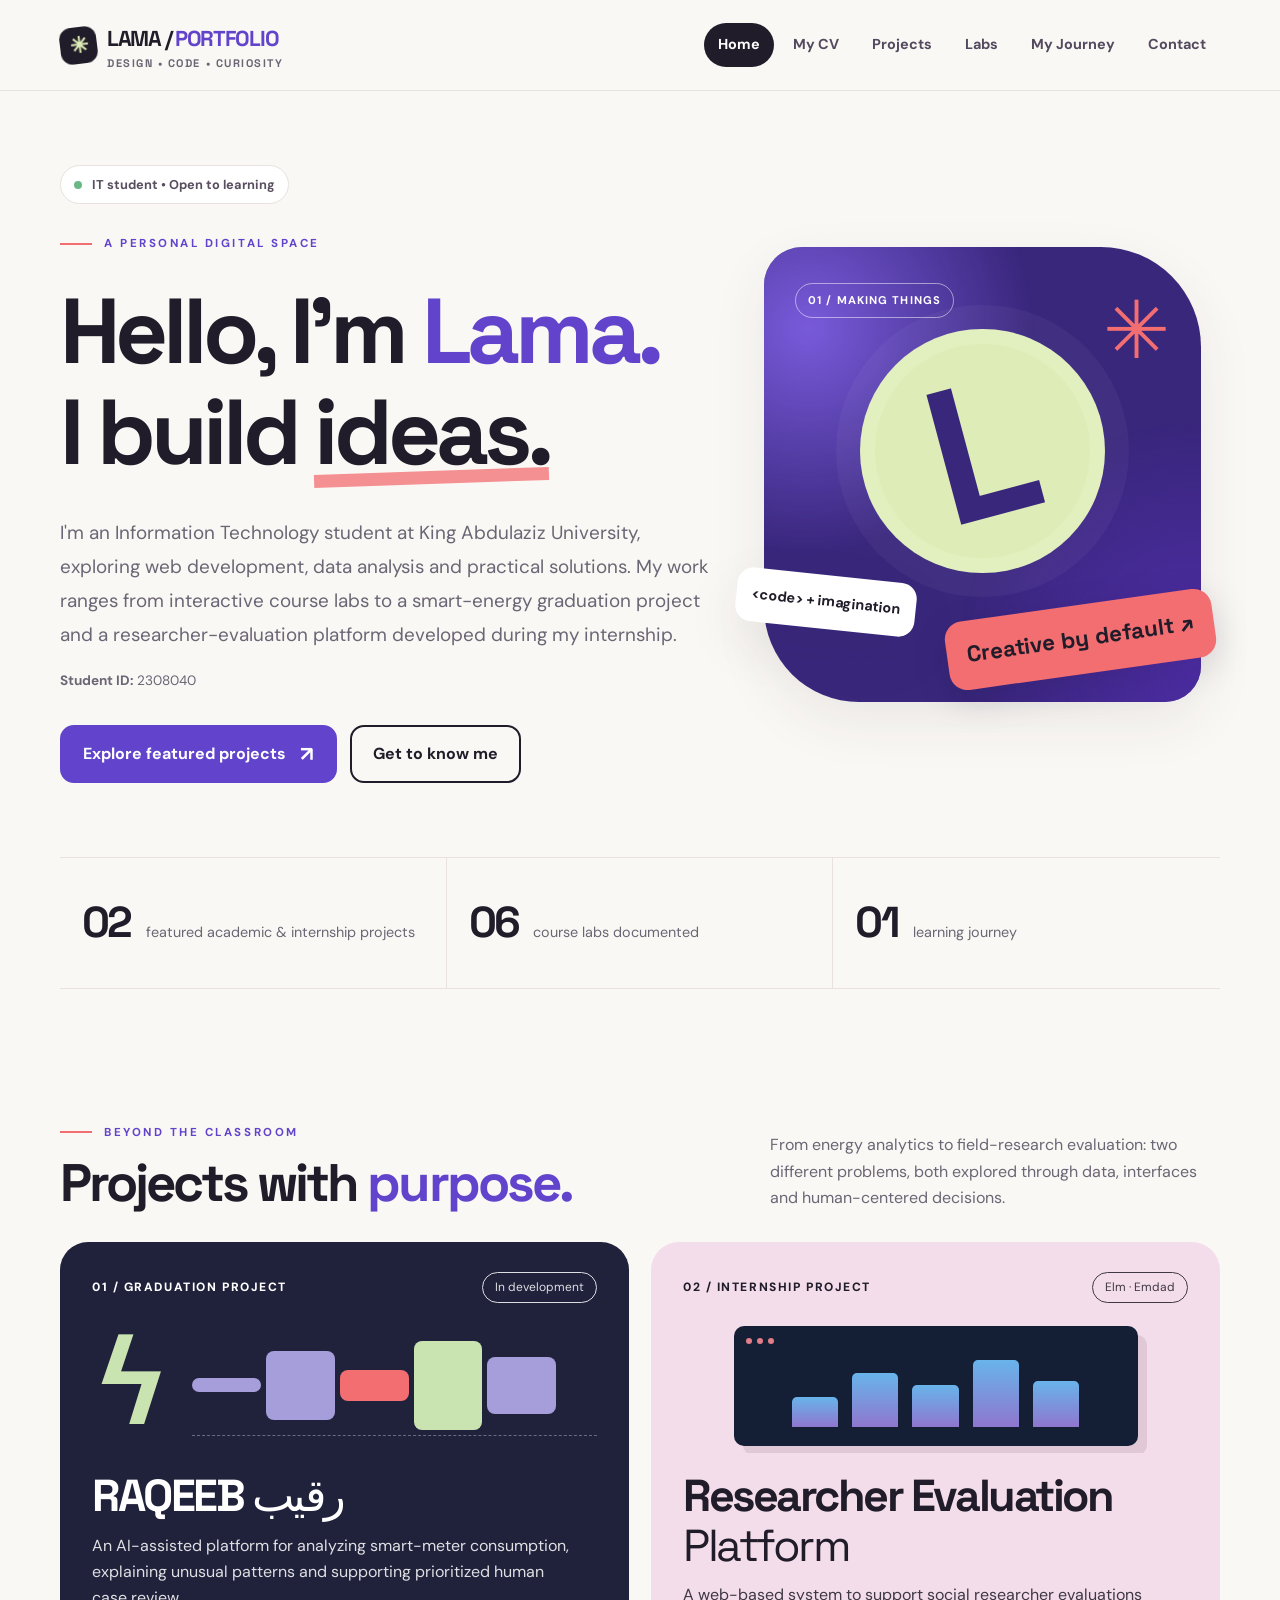
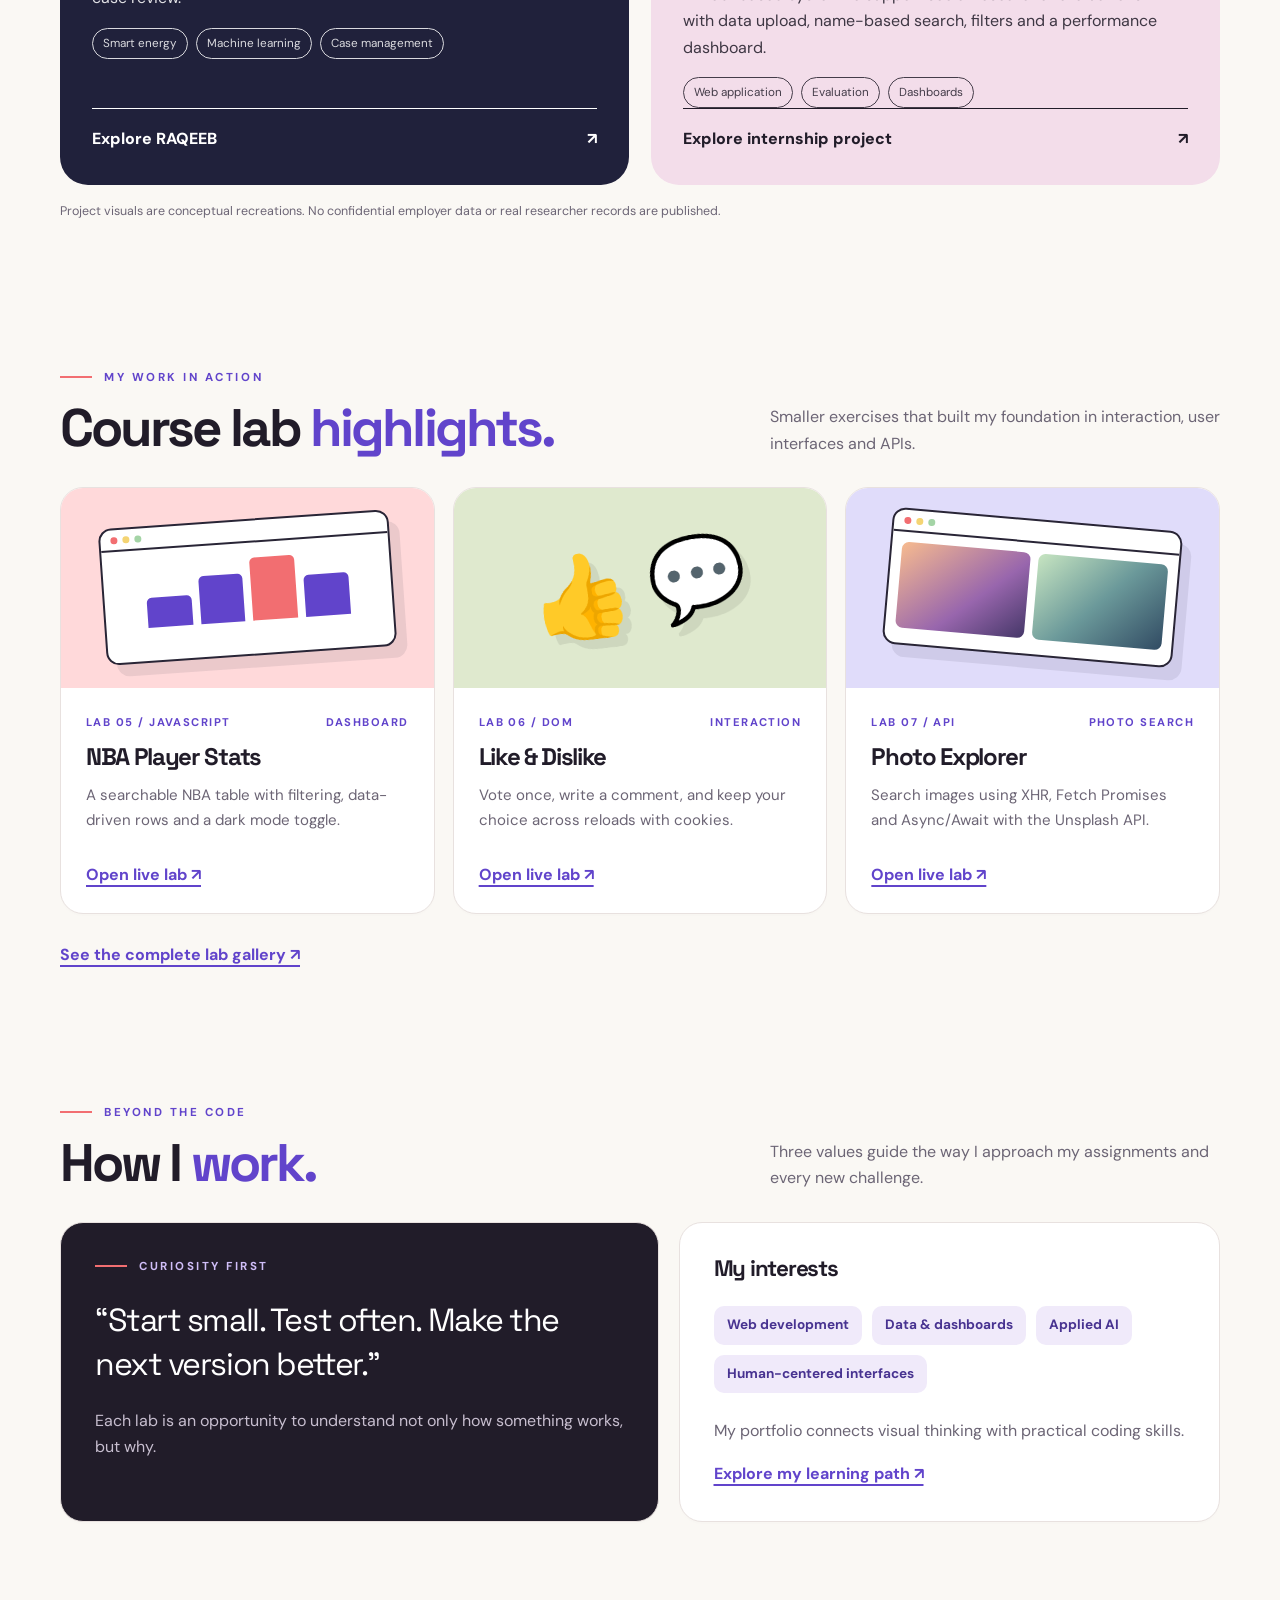
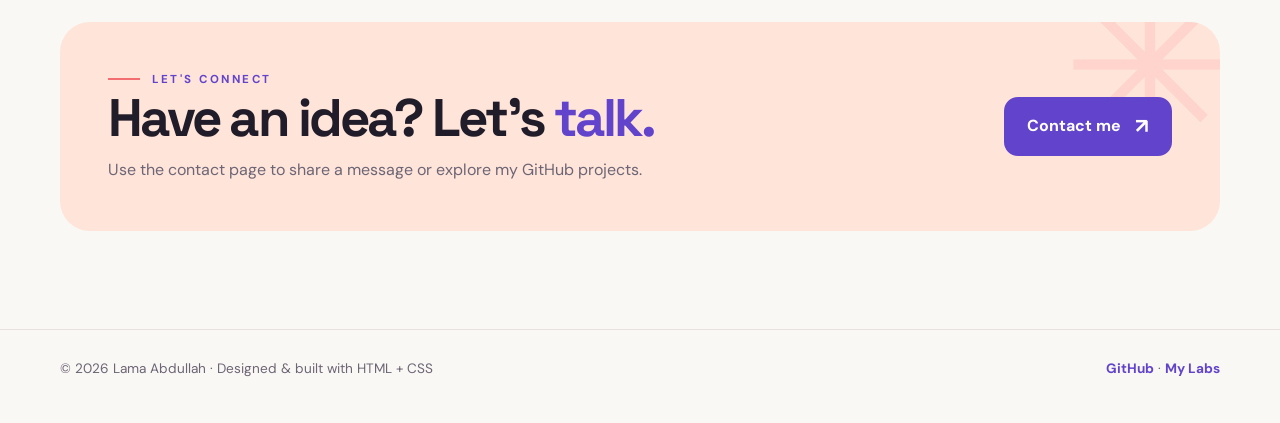
<file: portfolio/index.html>
<!DOCTYPE html>
<html lang="en">
<head>
  <meta charset="UTF-8">
  <meta name="viewport" content="width=device-width, initial-scale=1.0">
  <meta name="description" content="Lama Abdullah's IT student portfolio: skills, labs, projects and learning journey.">
  <title>Lama Abdullah | Creative IT Portfolio</title>
  <link rel="stylesheet" href="style.css">
</head>
<body>
  <a class="skip-link" href="#main">Skip to content</a>
  <header class="site-header">
    <div class="shell header-inner">
      <a class="brand" href="index.html"><span class="brand-symbol" aria-hidden="true">✳</span><span>LAMA / <span class="text-accent">PORTFOLIO</span><small>DESIGN • CODE • CURIOSITY</small></span></a>
      <nav class="site-nav" aria-label="Main navigation">
        <a href="index.html" aria-current="page">Home</a><a href="cv.html">My CV</a><a href="projects.html">Projects</a><a href="labs.html">Labs</a><a href="journey.html">My Journey</a><a href="contact.html">Contact</a>
      </nav>
    </div>
  </header>
  <main id="main">
    <section class="shell hero" aria-labelledby="hero-title">
      <div>
        <span class="pill"><span class="dot" aria-hidden="true"></span> IT student • Open to learning</span>
        <p class="eyebrow" style="margin-top:30px">A personal digital space</p>
        <h1 id="hero-title">Hello, I'm <span class="text-accent">Lama.</span><br>I build <span class="text-under">ideas.</span></h1>
        <p class="lead">I'm an Information Technology student at King Abdulaziz University, exploring web development, data analysis and practical solutions. My work ranges from interactive course labs to a smart-energy graduation project and a researcher-evaluation platform developed during my internship.</p>
        <p class="demo-setup"><strong>Student ID:</strong> 2308040</p>
        <div class="hero-actions"><a class="button arrow" href="projects.html">Explore featured projects</a><a class="button secondary" href="cv.html">Get to know me</a></div>
      </div>
      <div class="hero-side" aria-label="Decorative personalized letter artwork">
        <div class="visual-stage"><span class="visual-tag">01 / MAKING THINGS</span><div class="visual-disc"></div><span class="visual-star" aria-hidden="true">✳</span></div>
        <div class="visual-sticker">Creative by default ↗</div><div class="visual-sticker-2">&lt;code&gt; + imagination</div>
      </div>
    </section>
    <div class="shell metric-strip" aria-label="Portfolio highlights">
      <div class="metric"><strong>02</strong><span>featured academic &amp; internship projects</span></div><div class="metric"><strong>06</strong><span>course labs documented</span></div><div class="metric"><strong>01</strong><span>learning journey</span></div>
    </div>

    <section class="shell section feature-section" aria-labelledby="case-heading">
      <div class="section-heading"><div><p class="eyebrow">Beyond the classroom</p><h2 id="case-heading">Projects with <span class="text-accent">purpose.</span></h2></div><p>From energy analytics to field-research evaluation: two different problems, both explored through data, interfaces and human-centered decisions.</p></div>
      <div class="feature-grid">
        <article class="feature-tile capstone-tile">
          <div class="feature-top"><span class="feature-index">01 / Graduation project</span><span class="feature-badge">In development</span></div>
          <div class="feature-graphic energy-glyph" aria-hidden="true"><span class="power-bolt">ϟ</span><div class="pulse-line"><i></i><i></i><i></i><i></i><i></i></div></div>
          <h3>RAQEEB <span>رقيب</span></h3>
          <p>An AI-assisted platform for analyzing smart-meter consumption, explaining unusual patterns and supporting prioritized human case review.</p>
          <div class="feature-tags"><span>Smart energy</span><span>Machine learning</span><span>Case management</span></div>
          <a class="feature-link" href="projects.html#raqeeb">Explore RAQEEB <span aria-hidden="true">↗</span></a>
        </article>
        <article class="feature-tile internship-tile">
          <div class="feature-top"><span class="feature-index">02 / Internship project</span><span class="feature-badge">Elm · Emdad</span></div>
          <div class="feature-graphic evaluation-glyph" aria-hidden="true"><div class="tiny-browser"><div class="tiny-top"><span></span><span></span><span></span></div><div class="tiny-barchart"><i></i><i></i><i></i><i></i><i></i></div></div></div>
          <h3>Researcher Evaluation <span>Platform</span></h3>
          <p>A web-based system to support social researcher evaluations with data upload, name-based search, filters and a performance dashboard.</p>
          <div class="feature-tags"><span>Web application</span><span>Evaluation</span><span>Dashboards</span></div>
          <a class="feature-link" href="projects.html#internship">Explore internship project <span aria-hidden="true">↗</span></a>
        </article>
      </div>
      <p class="preview-disclaimer">Project visuals are conceptual recreations. No confidential employer data or real researcher records are published.</p>
    </section>

    <section class="shell section" aria-labelledby="featured-title">
      <div class="section-heading"><div><p class="eyebrow">My work in action</p><h2 id="featured-title">Course lab <span class="text-accent">highlights.</span></h2></div><p>Smaller exercises that built my foundation in interaction, user interfaces and APIs.</p></div>
      <div class="work-grid">
        <article class="project-card">
          <div class="project-art art-nba" aria-hidden="true"><div class="art-window"><div class="art-top"><i></i><i></i><i></i></div><div class="art-bars"><b></b><b></b><b></b><b></b></div></div></div>
          <div class="card-body"><div class="card-meta"><span>Lab 05 / JavaScript</span><span>Dashboard</span></div><h3>NBA Player Stats</h3><p>A searchable NBA table with filtering, data-driven rows and a dark mode toggle.</p><a class="text-link" href="https://lama2005223-hash.github.io/cpit-405-lab-1/Lab5.html" target="_blank" rel="noopener noreferrer">Open live lab ↗</a></div>
        </article>
        <article class="project-card">
          <div class="project-art art-cookies" aria-hidden="true"><span class="art-emoji">👍 💬</span></div>
          <div class="card-body"><div class="card-meta"><span>Lab 06 / DOM</span><span>Interaction</span></div><h3>Like & Dislike</h3><p>Vote once, write a comment, and keep your choice across reloads with cookies.</p><a class="text-link" href="https://lama2005223-hash.github.io/cpit-405-lab-1/Lab6.html" target="_blank" rel="noopener noreferrer">Open live lab ↗</a></div>
        </article>
        <article class="project-card">
          <div class="project-art art-api" aria-hidden="true"><div class="art-window"><div class="art-top"><i></i><i></i><i></i></div><div class="art-photo-grid"><span></span><span></span></div></div></div>
          <div class="card-body"><div class="card-meta"><span>Lab 07 / API</span><span>Photo Search</span></div><h3>Photo Explorer</h3><p>Search images using XHR, Fetch Promises and Async/Await with the Unsplash API.</p><a class="text-link" href="https://lama2005223-hash.github.io/cpit-405-lab-1/Lab7.html" target="_blank" rel="noopener noreferrer">Open live lab ↗</a></div>
        </article>
      </div>
      <div style="margin-top:28px"><a href="labs.html" class="text-link">See the complete lab gallery ↗</a></div>
    </section>
    <section class="shell section" aria-labelledby="mindset-title">
      <div class="section-heading"><div><p class="eyebrow">Beyond the code</p><h2 id="mindset-title">How I <span class="text-accent">work.</span></h2></div><p>Three values guide the way I approach my assignments and every new challenge.</p></div>
      <div class="skill-layout">
        <article class="soft-card dark"><p class="eyebrow" style="color:#d0bef8">Curiosity first</p><div class="large-quote">“Start small. Test often. Make the next version better.”</div><p>Each lab is an opportunity to understand not only how something works, but why.</p></article>
        <article class="soft-card"><h3>My interests</h3><div class="skill-pills"><span>Web development</span><span>Data &amp; dashboards</span><span>Applied AI</span><span>Human-centered interfaces</span></div><p>My portfolio connects visual thinking with practical coding skills.</p><a class="text-link" href="journey.html">Explore my learning path ↗</a></article>
      </div>
    </section>
    <section class="shell cta-panel"><div><p class="eyebrow">Let's connect</p><h2>Have an idea? Let's <span class="text-accent">talk.</span></h2><p>Use the contact page to share a message or explore my GitHub projects.</p></div><a class="button arrow" href="contact.html">Contact me</a></section>
  </main>
  <footer class="site-footer"><div class="shell footer-inner"><span>© 2026 Lama Abdullah · Designed & built with HTML + CSS</span><span><a href="https://github.com/lama2005223-hash/cpit-405-lab-1" target="_blank" rel="noopener noreferrer">GitHub</a> · <a href="labs.html">My Labs</a></span></div></footer>
</body>
</html>
</file>
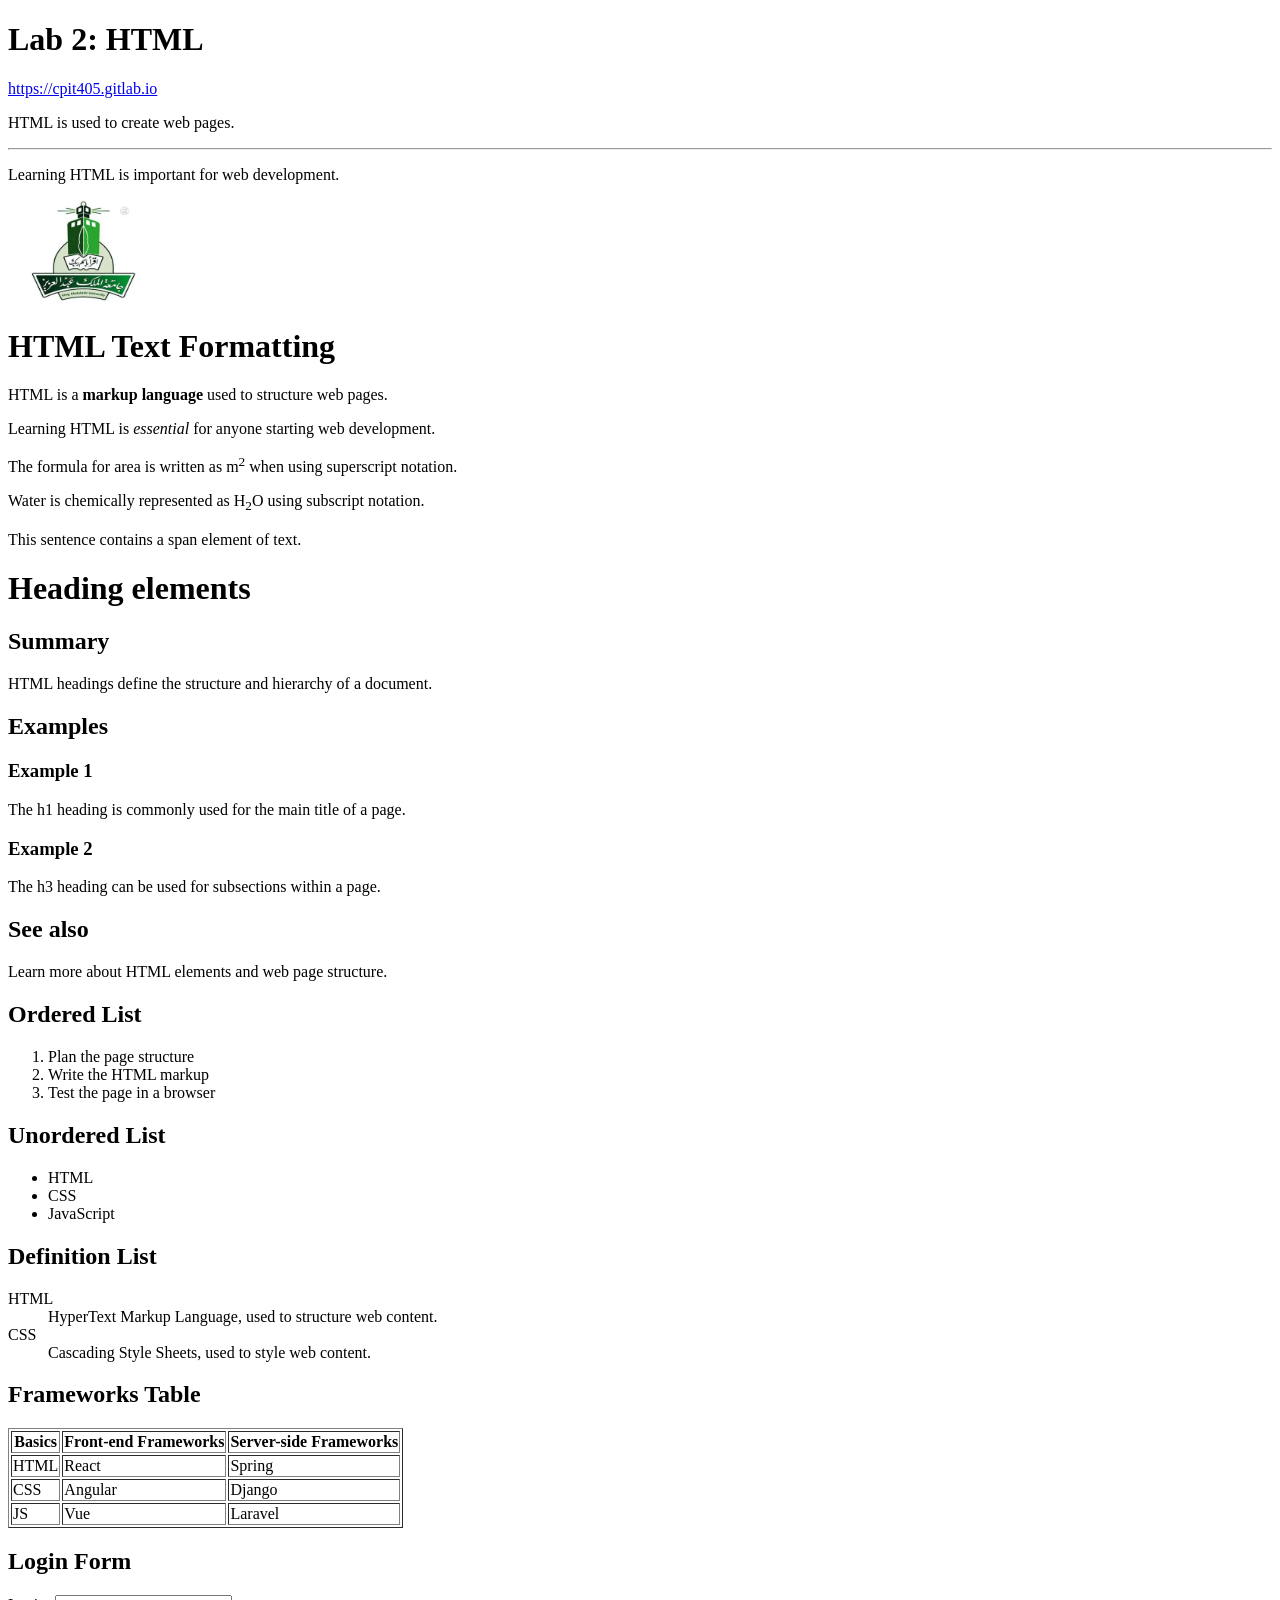
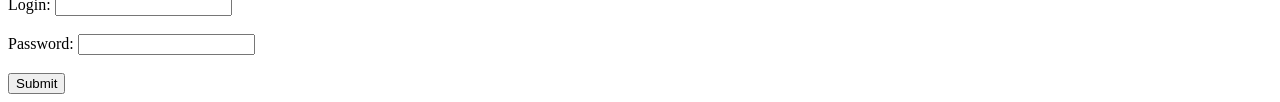
<file: Lab2.html>
<!DOCTYPE html>
<html lang="en">

<head>
    <meta charset="utf-8">
    <title>CPIT-405 lab 2</title>
</head>

<body>

    <h1>Lab 2: HTML</h1>

    <a href="https://cpit405.gitlab.io">
        https://cpit405.gitlab.io
    </a>

    <p>
        HTML is used to create web pages.
    </p>

    <hr>

    <p>
        Learning HTML is important for web development.
    </p>

    
    <a href="https://www.kau.edu.sa/en">
        <img src="[data-uri]"
             alt="KAU logo"
             width="150">
    </a>


    

    <h1>HTML Text Formatting</h1>

    <p>
        HTML is a <strong>markup language</strong> used to structure web pages.
    </p>

    <p>
        Learning HTML is <em>essential</em> for anyone starting web development.
    </p>

    <p>
        The formula for area is written as m<sup>2</sup> when using superscript notation.
    </p>

    <p>
        Water is chemically represented as H<sub>2</sub>O using subscript notation.
    </p>

    <p>
        This sentence contains a <span>span element</span> of text.
    </p>


    <!-- 3. Heading Elements -->

    <h1>Heading elements</h1>

    <h2>Summary</h2>

    <p>
        HTML headings define the structure and hierarchy of a document.
    </p>

    <h2>Examples</h2>

    <h3>Example 1</h3>

    <p>
        The h1 heading is commonly used for the main title of a page.
    </p>

    <h3>Example 2</h3>

    <p>
        The h3 heading can be used for subsections within a page.
    </p>

    <h2>See also</h2>

    <p>
        Learn more about HTML elements and web page structure.
    </p>


    

    <h2>Ordered List</h2>

    <ol>
        <li>Plan the page structure</li>
        <li>Write the HTML markup</li>
        <li>Test the page in a browser</li>
    </ol>


   
    <h2>Unordered List</h2>

    <ul>
        <li>HTML</li>
        <li>CSS</li>
        <li>JavaScript</li>
    </ul>


    

    <h2>Definition List</h2>

    <dl>

        <dt>HTML</dt>
        <dd>HyperText Markup Language, used to structure web content.</dd>

        <dt>CSS</dt>
        <dd>Cascading Style Sheets, used to style web content.</dd>

    </dl>


    

    <h2>Frameworks Table</h2>

    <table border="1">

        <tr>
            <th>Basics</th>
            <th>Front-end Frameworks</th>
            <th>Server-side Frameworks</th>
        </tr>

        <tr>
            <td>HTML</td>
            <td>React</td>
            <td>Spring</td>
        </tr>

        <tr>
            <td>CSS</td>
            <td>Angular</td>
            <td>Django</td>
        </tr>

        <tr>
            <td>JS</td>
            <td>Vue</td>
            <td>Laravel</td>
        </tr>

    </table>


    

    <h2>Login Form</h2>

    <form action="" method="post">

        <label for="login">Login:</label>

        <input
            type="text"
            name="login"
            id="login"
            required>

        <br><br>

        <label for="password">Password:</label>

        <input
            type="password"
            name="password"
            id="password"
            required>

        <br><br>

        <input type="submit" value="Submit">

    </form>

</body>

</html>
</file>
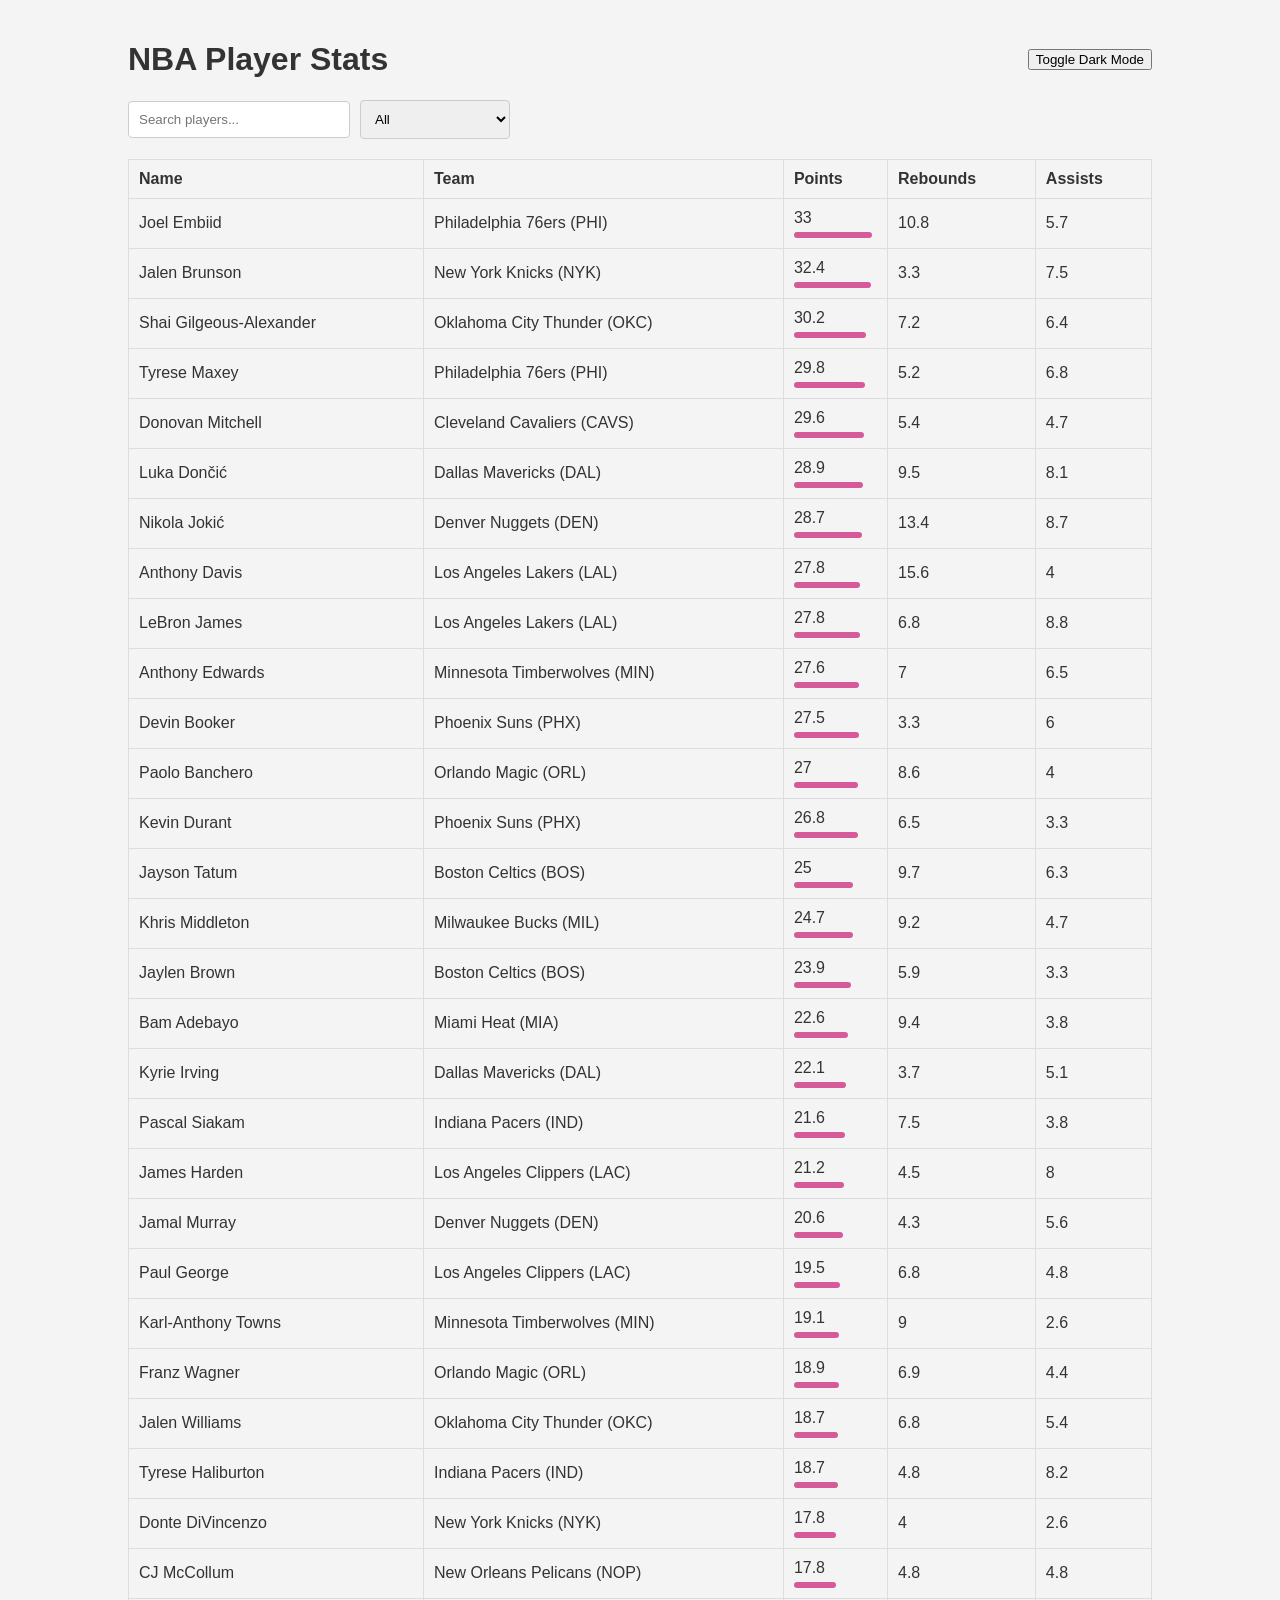
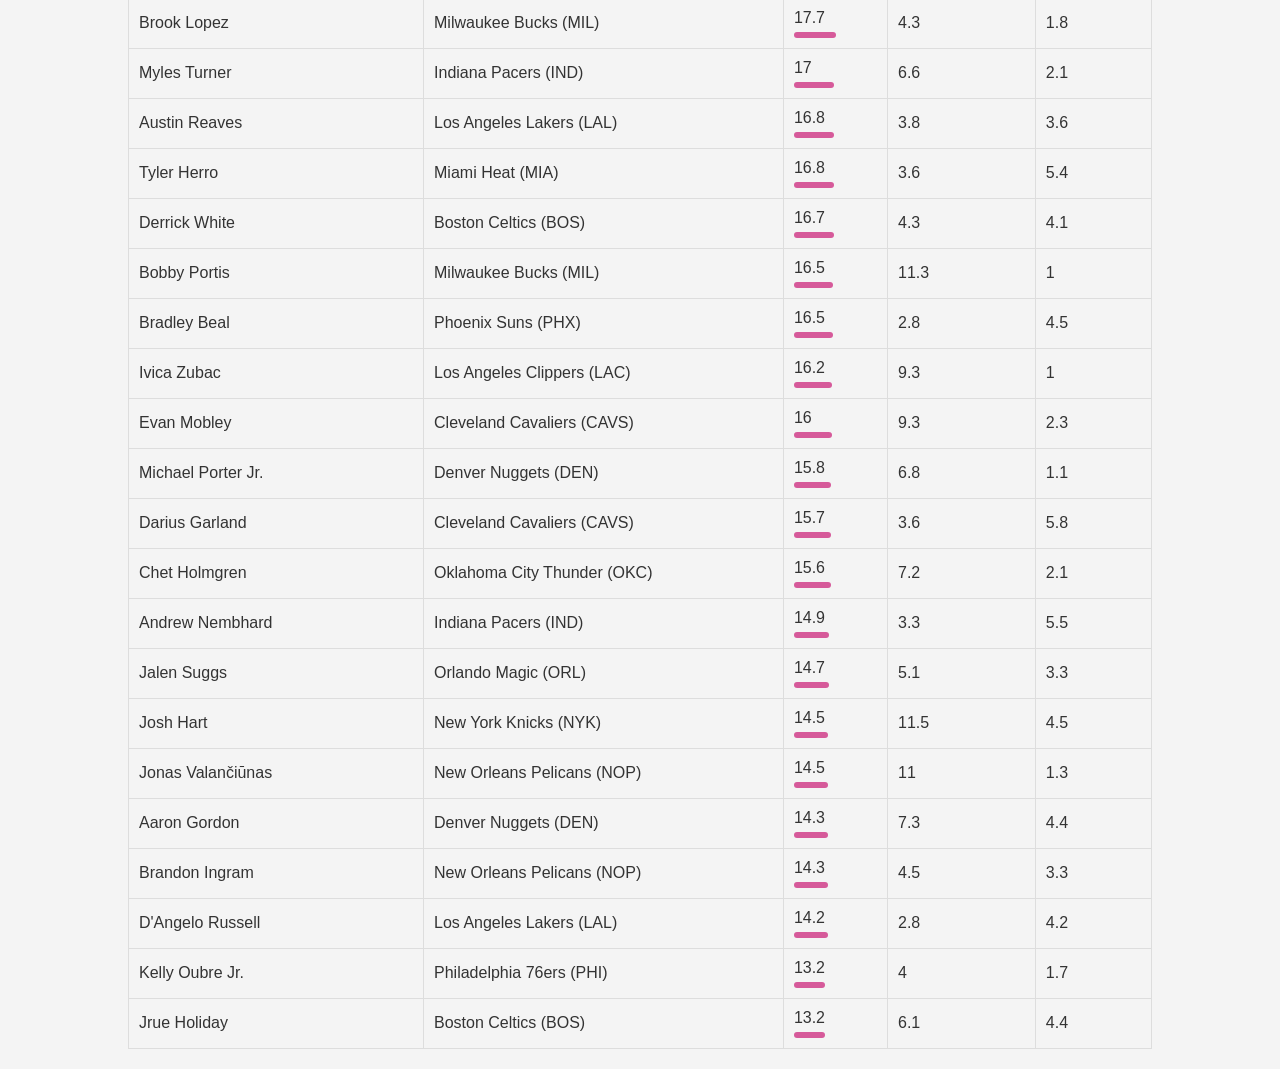
<file: Lab5.html>
<!DOCTYPE html>
<html lang="en">

<head>
    <meta charset="UTF-8">
    <meta name="viewport" content="width=device-width, initial-scale=1.0">
    <title>NBA Stats</title>
    <link rel="stylesheet" href="styles.css">

</head>

<body>
    <div class="container">
        <header>
            <h1>NBA Player Stats</h1>
            <button id="dark-mode-toggle">Toggle Dark Mode</button>
        </header>

        <search class="table-filters">
            <input type="text" id="search" placeholder="Search players...">
            <select id="team-filter">
                <option value="all">All</option>
                <!-- Teams will be populated in JS -->
            </select>
        </search>

        <table id="player-stats">
            <thead>
                <tr>
                    <th>Name</th>
                    <th>Team</th>
                    <th>Points</th>
                    <th>Rebounds</th>
                    <th>Assists</th>
                </tr>
            </thead>
            <tbody id="player-rows">
                <!-- Rows will be populated in JS -->
            </tbody>
        </table>
    </div>
    <script src="script.js"></script>
</body>

</html>
</file>
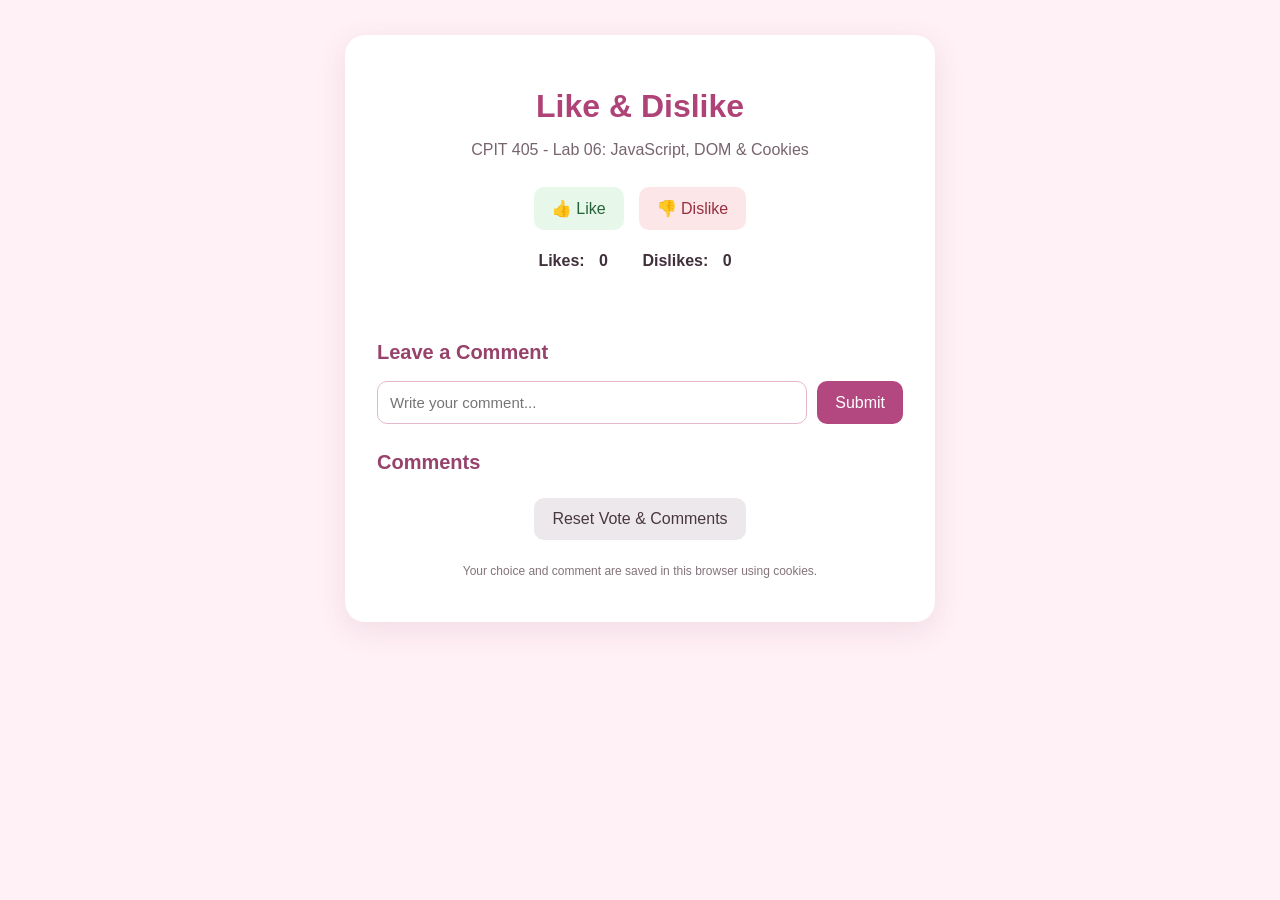
<file: Lab6.html>
<!DOCTYPE html>
<html lang="en">
<head>
    <meta charset="UTF-8">
    <meta name="viewport" content="width=device-width, initial-scale=1.0">
    <title>Lab 6 - Like, Dislike & Comments</title>
    <style>
        * { box-sizing: border-box; }
        body {
            font-family: Arial, sans-serif;
            margin: 0;
            min-height: 100vh;
            padding: 35px 15px;
            background: #fff1f6;
            color: #40303b;
        }
        .container {
            max-width: 590px;
            margin: auto;
            padding: 32px;
            border-radius: 20px;
            background: white;
            box-shadow: 0 8px 30px rgba(141, 67, 103, 0.12);
        }
        h1 { text-align: center; color: #af4378; margin-bottom: 8px; }
        .subtitle { text-align: center; color: #78646f; margin-bottom: 28px; }
        .vote-buttons { display: flex; gap: 15px; justify-content: center; flex-wrap: wrap; }
        button {
            border: none;
            border-radius: 10px;
            padding: 12px 18px;
            font-size: 16px;
            cursor: pointer;
            transition: transform 0.15s, background-color 0.15s;
        }
        button:hover:not(:disabled) { transform: translateY(-2px); }
        button:disabled { opacity: 0.55; cursor: not-allowed; }
        #likeBtn { background: #e7f7e9; color: #236337; }
        #dislikeBtn { background: #fde6e8; color: #962f42; }
        .counts { text-align: center; margin: 22px 0; font-weight: bold; }
        .counts span { margin: 0 10px; }
        h2 { margin-top: 27px; color: #97426b; font-size: 20px; }
        form { display: flex; gap: 10px; margin-top: 12px; }
        input {
            flex: 1;
            min-width: 0;
            padding: 12px;
            border: 1px solid #e5b8cd;
            border-radius: 10px;
            font-size: 15px;
        }
        #commentBtn { background: #b34880; color: white; }
        #commentList { padding-left: 24px; overflow-wrap: anywhere; }
        #commentList li {
            background: #fff1f7;
            padding: 11px;
            margin: 9px 0;
            border-radius: 8px;
        }
        #message { min-height: 22px; color: #a34574; text-align: center; }
        #resetBtn { display: block; margin: 24px auto 0; background: #ece8eb; color: #493740; }
        .note { text-align: center; color: #84737b; font-size: 12px; margin-top: 24px; }
        @media (max-width: 460px) {
            .container { padding: 22px 16px; }
            form { flex-direction: column; }
        }
    </style>
</head>
<body>
    <main class="container">
        <h1>Like &amp; Dislike</h1>
        <p class="subtitle">CPIT 405 - Lab 06: JavaScript, DOM &amp; Cookies</p>

        <div class="vote-buttons">
            <button id="likeBtn" type="button">👍 Like</button>
            <button id="dislikeBtn" type="button">👎 Dislike</button>
        </div>

        <div class="counts">
            <span>Likes: <span id="likeCount">0</span></span>
            <span>Dislikes: <span id="dislikeCount">0</span></span>
        </div>

        <p id="message" role="status" aria-live="polite"></p>

        <h2>Leave a Comment</h2>
        <form id="commentForm">
            <input id="commentInput" type="text" maxlength="200" placeholder="Write your comment..." required>
            <button id="commentBtn" type="submit">Submit</button>
        </form>

        <h2>Comments</h2>
        <ul id="commentList"></ul>

        <button id="resetBtn" type="button">Reset Vote &amp; Comments</button>
        <p class="note">Your choice and comment are saved in this browser using cookies.</p>
    </main>

    <script>
        // Cookie functions
        function setCookie(name, value) {
            document.cookie = name + "=" + encodeURIComponent(value) +
                "; max-age=2592000; path=/; SameSite=Lax";
        }

        function getCookie(name) {
            let cookies = document.cookie.split(";");
            for (let cookie of cookies) {
                let item = cookie.trim().split("=");
                if (item[0] === name) {
                    return decodeURIComponent(item.slice(1).join("="));
                }
            }
            return "";
        }

        function deleteCookie(name) {
            document.cookie = name + "=; expires=Thu, 01 Jan 1970 00:00:00 GMT; path=/";
        }

        // Initialize data from cookies
        let likes = Number(getCookie("lab6_likes")) || 0;
        let dislikes = Number(getCookie("lab6_dislikes")) || 0;
        let choice = getCookie("lab6_choice");
        let comments = [];

        try {
            let savedComments = JSON.parse(getCookie("lab6_comments") || "[]");
            if (Array.isArray(savedComments)) {
                comments = savedComments;
            }
        } catch (error) {
            comments = [];
        }

        // Select HTML elements using DOM API
        const likeBtn = document.getElementById("likeBtn");
        const dislikeBtn = document.getElementById("dislikeBtn");
        const likeCount = document.getElementById("likeCount");
        const dislikeCount = document.getElementById("dislikeCount");
        const commentForm = document.getElementById("commentForm");
        const commentInput = document.getElementById("commentInput");
        const commentBtn = document.getElementById("commentBtn");
        const commentList = document.getElementById("commentList");
        const resetBtn = document.getElementById("resetBtn");
        const message = document.getElementById("message");

        // Update counters, buttons, and comments
        function updatePage() {
            likeCount.textContent = likes;
            dislikeCount.textContent = dislikes;

            likeBtn.disabled = choice !== "";
            dislikeBtn.disabled = choice !== "";
            commentInput.disabled = comments.length > 0;
            commentBtn.disabled = comments.length > 0;

            commentList.innerHTML = "";
            for (let comment of comments) {
                let li = document.createElement("li");
                li.textContent = comment;
                commentList.appendChild(li);
            }
        }

        // Like button click event
        likeBtn.addEventListener("click", function() {
            if (choice !== "") return;
            likes++;
            choice = "like";
            setCookie("lab6_likes", likes);
            setCookie("lab6_choice", choice);
            message.textContent = "Thanks! You liked this page.";
            updatePage();
        });

        // Dislike button click event
        dislikeBtn.addEventListener("click", function() {
            if (choice !== "") return;
            dislikes++;
            choice = "dislike";
            setCookie("lab6_dislikes", dislikes);
            setCookie("lab6_choice", choice);
            message.textContent = "Your dislike has been recorded.";
            updatePage();
        });

        // Comment form submit event
        commentForm.addEventListener("submit", function(event) {
            event.preventDefault();
            let commentText = commentInput.value.trim();

            if (comments.length > 0) {
                message.textContent = "You have already commented.";
                return;
            }
            if (commentText === "") {
                message.textContent = "Please write a comment first.";
                return;
            }

            comments.push(commentText);
            setCookie("lab6_comments", JSON.stringify(comments));
            commentInput.value = "";
            message.textContent = "Your comment was added successfully!";
            updatePage();
        });

        // Reset button click event
        resetBtn.addEventListener("click", function() {
            if (!confirm("Reset your vote and comments?")) return;

            deleteCookie("lab6_likes");
            deleteCookie("lab6_dislikes");
            deleteCookie("lab6_choice");
            deleteCookie("lab6_comments");

            likes = 0;
            dislikes = 0;
            choice = "";
            comments = [];
            commentInput.value = "";
            message.textContent = "Everything has been reset. You can vote again!";
            updatePage();
        });

        // Restore saved state when page loads
        updatePage();
    </script>
</body>
</html>
</file>
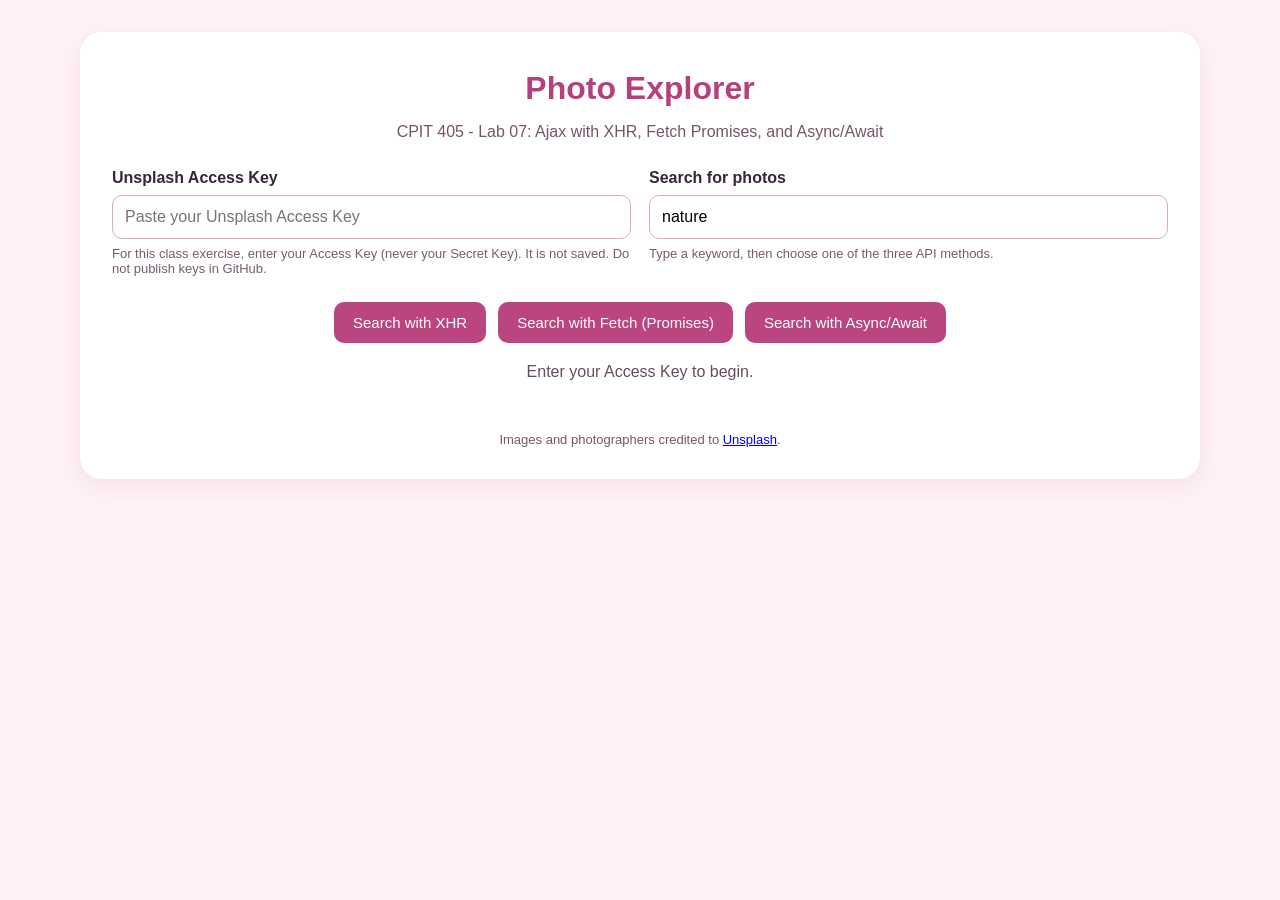
<file: Lab7.html>
<!DOCTYPE html>
<html lang="en">
<head>
  <meta charset="UTF-8">
  <meta name="viewport" content="width=device-width, initial-scale=1.0">
  <title>Lab 7 - Photo Explorer</title>
  <style>
    * { box-sizing: border-box; }
    body { margin: 0; background: #fff2f7; color: #37263a; font-family: Arial, sans-serif; }
    .container { max-width: 1120px; margin: 32px auto; padding: 32px; background: white; border-radius: 22px; box-shadow: 0 8px 26px #a947771b; }
    h1 { color: #b83f7e; text-align: center; margin: 6px 0 12px; }
    .subtitle { text-align: center; color: #76556a; margin-bottom: 28px; }
    label { display: block; font-weight: bold; margin-bottom: 8px; }
    .fields { display: grid; grid-template-columns: 1fr 1fr; gap: 18px; }
    input { width: 100%; padding: 12px; border: 1px solid #ddabc5; border-radius: 10px; font-size: 16px; outline-color: #b83f7e; }
    .hint { font-size: 13px; color: #795b70; margin: 7px 0 0; }
    .buttons { display: flex; flex-wrap: wrap; justify-content: center; gap: 12px; margin: 26px 0 15px; }
    button { background: #bb467f; color: white; border: 0; padding: 12px 19px; border-radius: 10px; font-size: 15px; cursor: pointer; }
    button:hover { background: #983066; }
    button:disabled { opacity: 0.6; cursor: wait; }
    #status { min-height: 24px; text-align: center; color: #674b60; margin: 20px 0; }
    #status.error { color: #b91c1c; }
    #results { display: grid; grid-template-columns: repeat(3, minmax(0, 1fr)); gap: 18px; }
    .photo-card { border: 1px solid #edd3e0; border-radius: 14px; overflow: hidden; background: #fffafb; transition: transform .15s, box-shadow .15s; }
    .photo-card.highlight { transform: translateY(-4px); box-shadow: 0 8px 18px #b83f7e33; }
    .photo-card img { display: block; width: 100%; height: 210px; object-fit: cover; }
    .photo-info { padding: 12px; }
    .photo-info p { margin: 0 0 8px; font-size: 14px; }
    .photo-info a { color: #a83473; font-weight: bold; text-decoration: none; }
    .photo-info a:hover { text-decoration: underline; }
    footer { font-size: 13px; text-align: center; margin-top: 25px; color: #76556a; }
    @media (max-width: 760px) { .container { margin: 12px; padding: 20px; } .fields { grid-template-columns: 1fr; } #results { grid-template-columns: repeat(2, minmax(0, 1fr)); } }
    @media (max-width: 500px) { #results { grid-template-columns: 1fr; } .buttons button { width: 100%; } }
  </style>
</head>
<body>
  <main class="container">
    <h1>Photo Explorer</h1>
    <p class="subtitle">CPIT 405 - Lab 07: Ajax with XHR, Fetch Promises, and Async/Await</p>

    <div class="fields">
      <div>
        <label for="apiKey">Unsplash Access Key</label>
        <input type="password" id="apiKey" placeholder="Paste your Unsplash Access Key" autocomplete="off">
        <p class="hint">For this class exercise, enter your Access Key (never your Secret Key). It is not saved. Do not publish keys in GitHub.</p>
      </div>
      <div>
        <label for="searchInput">Search for photos</label>
        <input type="text" id="searchInput" value="nature" placeholder="e.g. flowers, cats, mountains">
        <p class="hint">Type a keyword, then choose one of the three API methods.</p>
      </div>
    </div>

    <div class="buttons">
      <button type="button" id="xhrBtn">Search with XHR</button>
      <button type="button" id="fetchBtn">Search with Fetch (Promises)</button>
      <button type="button" id="asyncBtn">Search with Async/Await</button>
    </div>

    <p id="status" role="status" aria-live="polite">Enter your Access Key to begin.</p>
    <section id="results" aria-label="Unsplash photo results"></section>
    <footer>Images and photographers credited to <a href="https://unsplash.com/?utm_source=cpit405_lab7&utm_medium=referral" target="_blank" rel="noopener noreferrer">Unsplash</a>.</footer>
  </main>

  <script>
    // 1. Select elements using the DOM API
    const apiKeyInput = document.getElementById("apiKey");
    const searchInput = document.getElementById("searchInput");
    const results = document.getElementById("results");
    const statusText = document.getElementById("status");
    const buttons = [
      document.getElementById("xhrBtn"),
      document.getElementById("fetchBtn"),
      document.getElementById("asyncBtn")
    ];

    // 2. Read input and create the API URL
    function getRequestInfo() {
      const accessKey = apiKeyInput.value.trim();
      const keyword = searchInput.value.trim();

      if (!accessKey) {
        showStatus("Please enter your Unsplash Access Key.", true);
        return null;
      }
      if (!keyword) {
        showStatus("Please type a search keyword.", true);
        return null;
      }

      const url = "https://api.unsplash.com/search/photos?query=" +
        encodeURIComponent(keyword) + "&per_page=12";
      return { accessKey: accessKey, url: url };
    }

    function showStatus(message, isError = false) {
      statusText.textContent = message;
      statusText.classList.toggle("error", isError);
    }

    function setLoading(loading) {
      for (const button of buttons) {
        button.disabled = loading;
      }
      if (loading) {
        results.replaceChildren();
        showStatus("Loading photos...");
      }
    }

    function getErrorMessage(status) {
      if (status === 401 || status === 403) {
        return "Access denied. Check your Unsplash Access Key (HTTP " + status + ").";
      }
      if (status === 429) {
        return "Rate limit reached. Try again later (HTTP 429).";
      }
      return "Unsplash request failed (HTTP " + status + ").";
    }

    // 3. Create HTML cards dynamically using the DOM API
    function displayPhotos(data) {
      results.replaceChildren();
      const photos = data.results || [];

      if (photos.length === 0) {
        showStatus("No photos found. Try another keyword.");
        return;
      }

      for (const photo of photos) {
        const card = document.createElement("article");
        card.className = "photo-card";

        const img = document.createElement("img");
        img.src = photo.urls.small;   // Use image URLs returned by Unsplash
        img.alt = photo.alt_description || "Unsplash photo";
        img.loading = "lazy";
        card.appendChild(img);

        const info = document.createElement("div");
        info.className = "photo-info";

        const description = document.createElement("p");
        description.textContent = photo.description || photo.alt_description || "Photo from Unsplash";
        info.appendChild(description);

        const author = document.createElement("a");
        const authorUrl = new URL(photo.user.links.html);
        authorUrl.searchParams.set("utm_source", "cpit405_lab7");
        authorUrl.searchParams.set("utm_medium", "referral");
        author.href = authorUrl.toString();
        author.textContent = "By " + photo.user.name + " on Unsplash";
        author.target = "_blank";
        author.rel = "noopener noreferrer";
        info.appendChild(author);

        const viewLink = document.createElement("p");
        const photoUrl = new URL(photo.links.html);
        photoUrl.searchParams.set("utm_source", "cpit405_lab7");
        photoUrl.searchParams.set("utm_medium", "referral");
        const link = document.createElement("a");
        link.href = photoUrl.toString();
        link.textContent = "View photo";
        link.target = "_blank";
        link.rel = "noopener noreferrer";
        viewLink.appendChild(link);
        info.appendChild(viewLink);

        card.appendChild(info);
        results.appendChild(card);
      }
      showStatus("Found " + data.total + " photos. Showing " + photos.length + ".");
    }

    // 4. Search using XMLHttpRequest (XHR)
    function searchWithXHR() {
      const request = getRequestInfo();
      if (!request) return;

      setLoading(true);
      const xhr = new XMLHttpRequest();
      xhr.open("GET", request.url, true);
      xhr.setRequestHeader("Authorization", "Client-ID " + request.accessKey);
      xhr.setRequestHeader("Accept-Version", "v1");

      xhr.onload = function() {
        setLoading(false);
        if (xhr.status === 200) {
          try {
            displayPhotos(JSON.parse(xhr.responseText));
          } catch (error) {
            showStatus("Could not read the API response.", true);
          }
        } else {
          showStatus(getErrorMessage(xhr.status), true);
        }
      };
      xhr.onerror = function() {
        setLoading(false);
        showStatus("Network error. Check your connection.", true);
      };
      xhr.send();
    }

    // 5. Search using Fetch with Promises (.then)
    function searchWithFetch() {
      const request = getRequestInfo();
      if (!request) return;

      setLoading(true);
      fetch(request.url, {
        headers: {
          "Authorization": "Client-ID " + request.accessKey,
          "Accept-Version": "v1"
        }
      })
      .then(function(response) {
        if (!response.ok) throw new Error(getErrorMessage(response.status));
        return response.json();
      })
      .then(function(data) {
        displayPhotos(data);
      })
      .catch(function(error) {
        showStatus(error.message, true);
      })
      .finally(function() {
        setLoading(false);
      });
    }

    // 6. Search using Fetch with async/await
    async function searchWithAsyncAwait() {
      const request = getRequestInfo();
      if (!request) return;

      setLoading(true);
      try {
        const response = await fetch(request.url, {
          headers: {
            "Authorization": "Client-ID " + request.accessKey,
            "Accept-Version": "v1"
          }
        });
        if (!response.ok) throw new Error(getErrorMessage(response.status));
        const data = await response.json();
        displayPhotos(data);
      } catch (error) {
        showStatus(error.message, true);
      } finally {
        setLoading(false);
      }
    }

    // 7. Handle mouse click events
    document.getElementById("xhrBtn").addEventListener("click", searchWithXHR);
    document.getElementById("fetchBtn").addEventListener("click", searchWithFetch);
    document.getElementById("asyncBtn").addEventListener("click", searchWithAsyncAwait);

    // 8. Handle keyboard Enter key
    searchInput.addEventListener("keydown", function(event) {
      if (event.key === "Enter") searchWithAsyncAwait();
    });
    apiKeyInput.addEventListener("keydown", function(event) {
      if (event.key === "Enter") searchWithAsyncAwait();
    });

    // 9. Event delegation for photo card hover
    results.addEventListener("mouseover", function(event) {
      const card = event.target.closest(".photo-card");
      if (card) card.classList.add("highlight");
    });
    results.addEventListener("mouseout", function(event) {
      const card = event.target.closest(".photo-card");
      if (card && !card.contains(event.relatedTarget)) {
        card.classList.remove("highlight");
      }
    });
  </script>
</body>
</html>
</file>
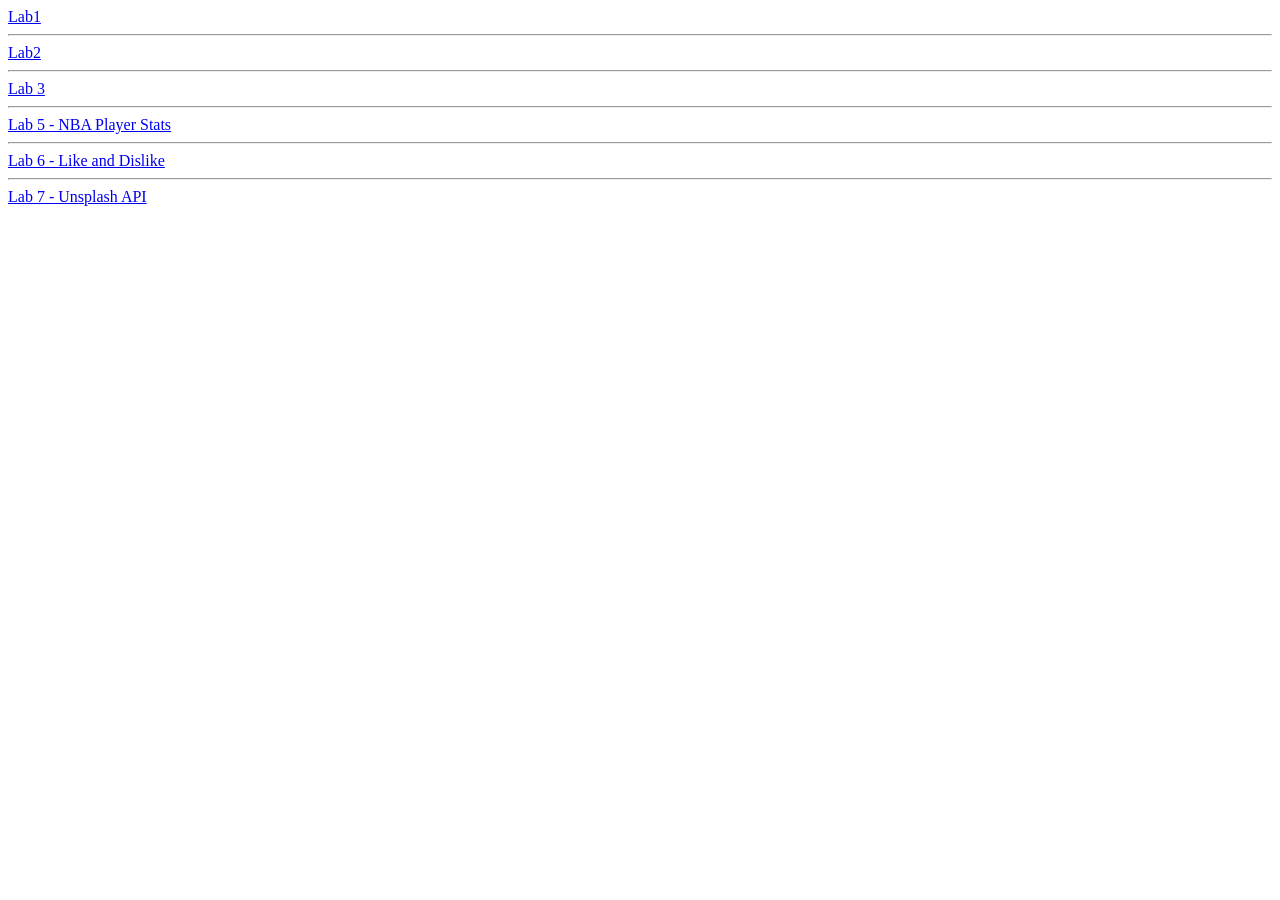
<file: Labs.html>
<!DOCTYPE html>
<html>
<head>
    <meta charset="utf-8">
    <title>Labs</title>
</head>
<body>
    <a href="Lab1.html">Lab1</a>
    <hr>
    <a href="Lab2.html">Lab2</a>
    
<hr>
<a href="Lab3.html">Lab 3</a>

<hr>
<a href="Lab5.html">Lab 5 - NBA Player Stats</a>

<hr>
<a href="Lab6.html">Lab 6 - Like and Dislike</a>
    
<hr>
<a href="Lab7.html">Lab 7 - Unsplash API</a>


</body>
</html>
</file>
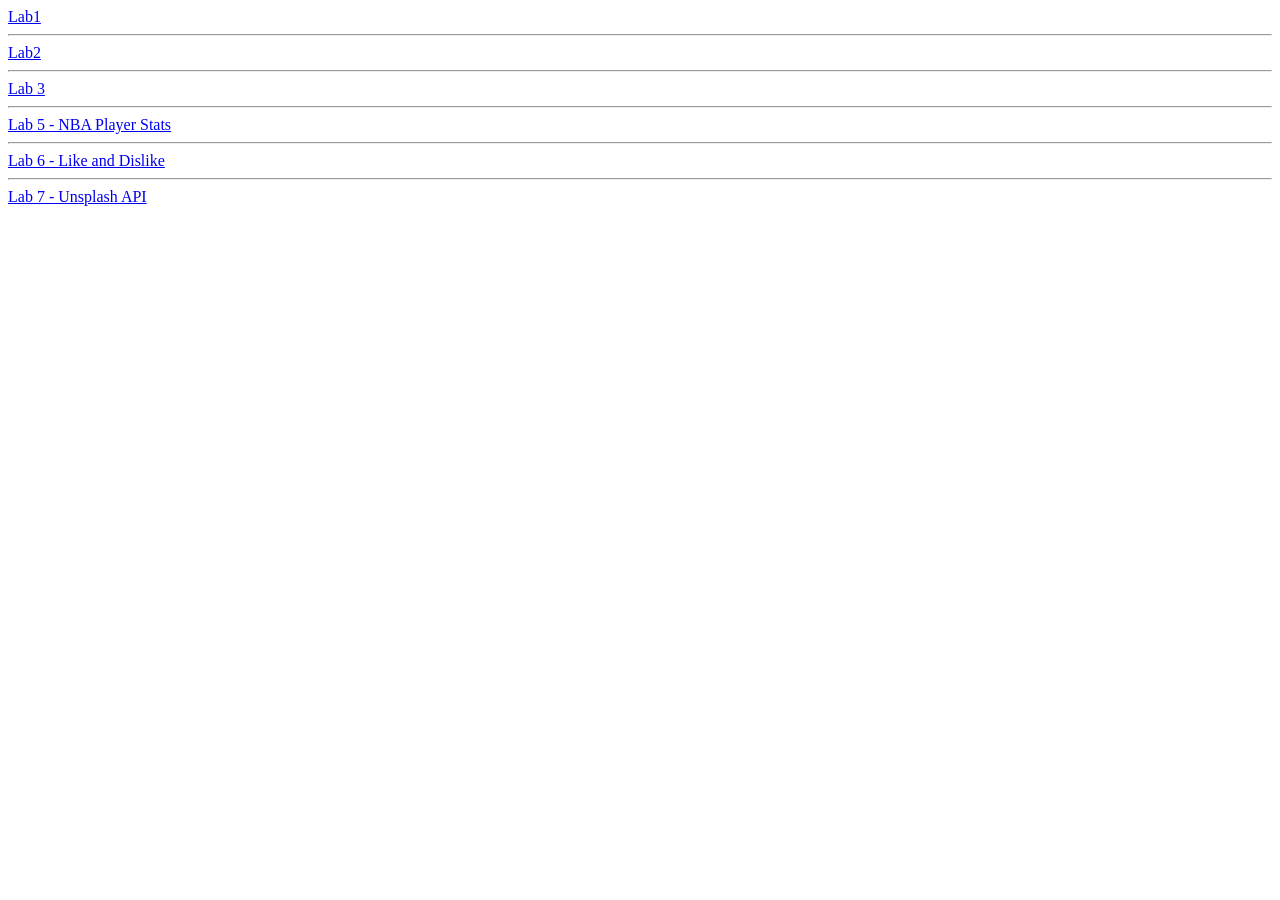
<file: Labs/Labs.html>
<!DOCTYPE html>
<html>
<head>
    <meta charset="utf-8">
    <title>Labs</title>
</head>
<body>
    <a href="../Lab1.html">Lab1</a>
    <hr>
    <a href="../Lab2.html">Lab2</a>
    <hr>
    <a href="../Lab3.html">Lab 3</a>
    <hr>
    <a href="../Lab5.html">Lab 5 - NBA Player Stats</a>
    <hr>
    <a href="../Lab6.html">Lab 6 - Like and Dislike</a>
    
<hr>
<a href="../Lab7.html">Lab 7 - Unsplash API</a>


</body>
</html>
</file>
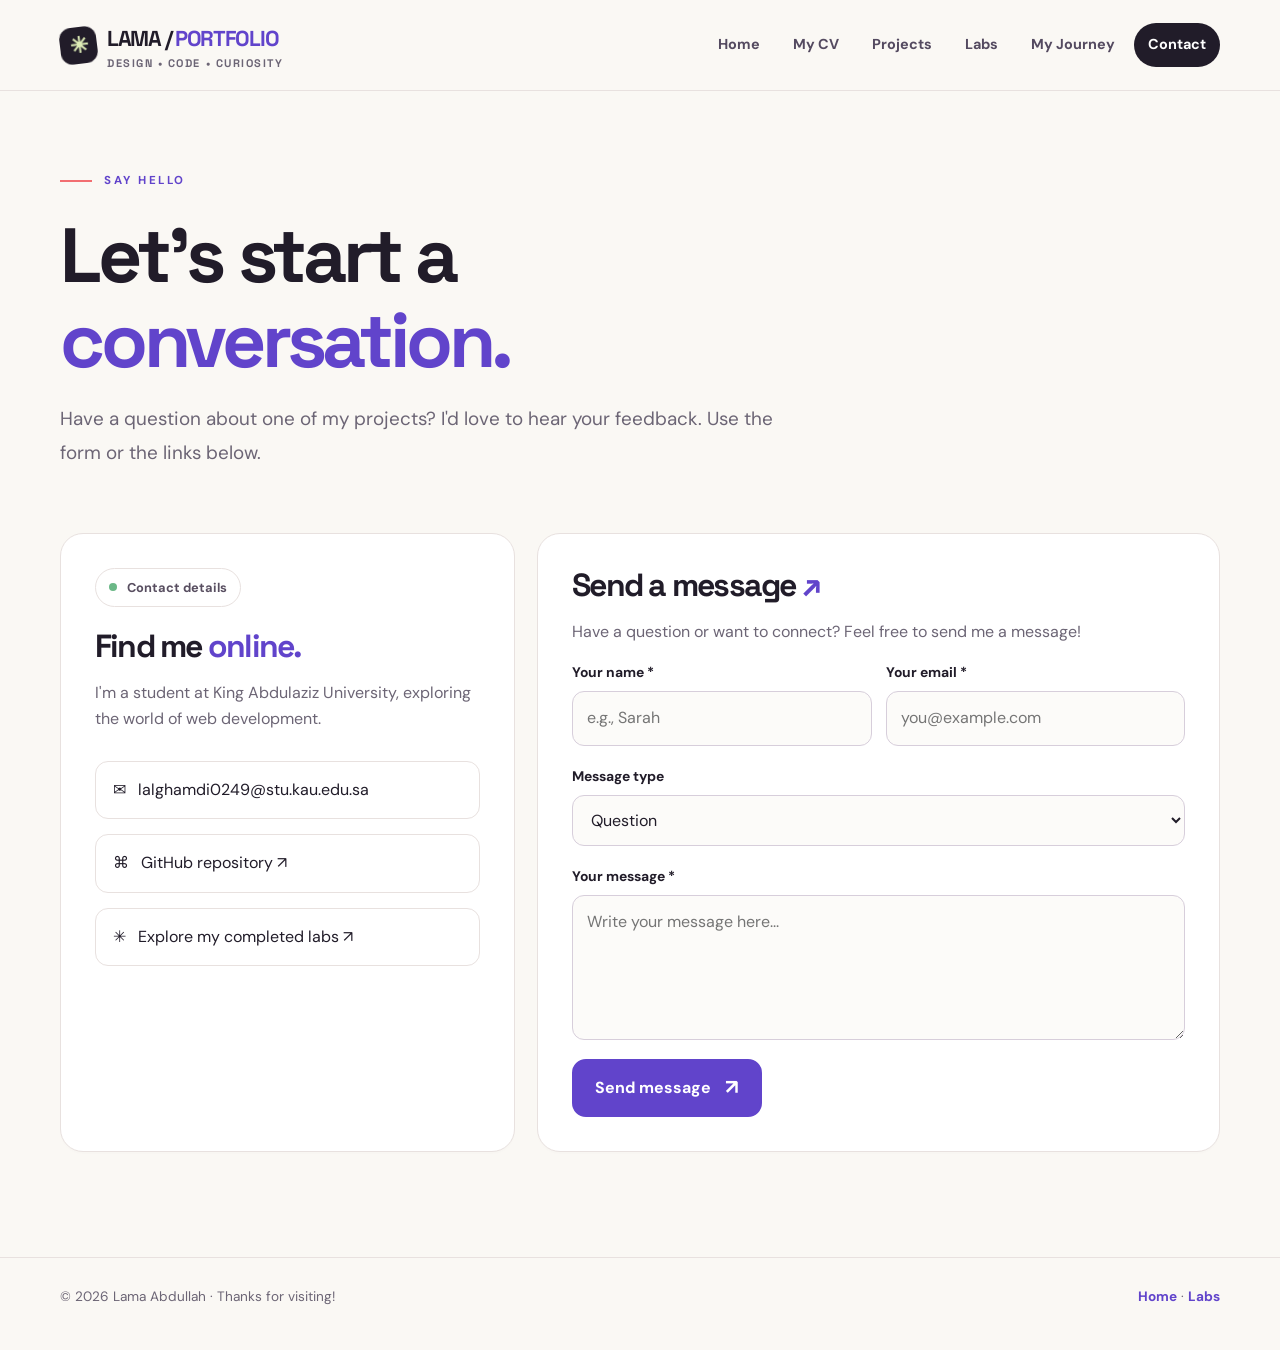
<file: portfolio/contact.html>
<!DOCTYPE html>
<html lang="en">
<head>
  <meta charset="UTF-8"><meta name="viewport" content="width=device-width, initial-scale=1.0">
  <meta name="description" content="Contact Lama Abdullah and send a message through a FormSubmit-powered contact form.">
  <title>Contact | Lama Abdullah</title><link rel="stylesheet" href="style.css">
</head>
<body>
  <a class="skip-link" href="#main">Skip to content</a>
  <header class="site-header"><div class="shell header-inner"><a class="brand" href="index.html"><span class="brand-symbol" aria-hidden="true">✳</span><span>LAMA / <span class="text-accent">PORTFOLIO</span><small>DESIGN • CODE • CURIOSITY</small></span></a><nav class="site-nav" aria-label="Main navigation"><a href="index.html">Home</a><a href="cv.html">My CV</a><a href="projects.html">Projects</a><a href="labs.html">Labs</a><a href="journey.html">My Journey</a><a href="contact.html" aria-current="page">Contact</a></nav></div></header>
  <main id="main" class="shell">
    <section class="page-intro"><p class="eyebrow">Say hello</p><h1>Let's start a <span class="text-accent">conversation.</span></h1><p class="lead">Have a question about one of my projects? I'd love to hear your feedback. Use the form or the links below.</p></section>
    <section class="contact-grid" aria-label="Contact options and form">
      <div class="contact-card"><span class="pill"><span class="dot"></span> Contact details</span><h2 style="margin-top:22px">Find me <span class="text-accent">online.</span></h2><p>I'm a student at King Abdulaziz University, exploring the world of web development.</p><div class="contact-info"><a href="mailto:lalghamdi0249@stu.kau.edu.sa">✉ &nbsp; lalghamdi0249@stu.kau.edu.sa</a><a href="https://github.com/lama2005223-hash/cpit-405-lab-1" target="_blank" rel="noopener noreferrer">⌘ &nbsp; GitHub repository ↗</a><a href="labs.html">✳ &nbsp; Explore my completed labs ↗</a></div></div>
      <div class="contact-card"><h2>Send a message <span class="text-accent">↗</span></h2><p>Have a question or want to connect? Feel free to send me a message!</p>
        <form action="https://formsubmit.co/lama.abdullah.it@gmail.com" method="POST">
          <input type="hidden" name="_subject" value="New Portfolio Contact Message">
          <input type="hidden" name="_template" value="table">
          <input type="text" name="_honey" tabindex="-1" autocomplete="off" style="display:none" aria-hidden="true">
          <div class="field-row"><div class="field"><label for="contact-name">Your name *</label><input id="contact-name" name="name" type="text" placeholder="e.g., Sarah" maxlength="100" required></div><div class="field"><label for="contact-email">Your email *</label><input id="contact-email" name="email" type="email" placeholder="you@example.com" maxlength="200" required></div></div>
          <div class="field"><label for="contact-topic">Message type</label><select id="contact-topic" name="message_type"><option value="Question">Question</option><option value="Feedback">Feedback</option><option value="Collaboration">Collaboration idea</option></select></div>
          <div class="field"><label for="contact-message">Your message *</label><textarea id="contact-message" name="message" placeholder="Write your message here..." minlength="5" maxlength="3000" required></textarea></div>
          <button class="button arrow" type="submit">Send message</button>
        </form>
      </div>
    </section>
  </main>
  <footer class="site-footer"><div class="shell footer-inner"><span>© 2026 Lama Abdullah · Thanks for visiting!</span><span><a href="index.html">Home</a> · <a href="labs.html">Labs</a></span></div></footer>
</body>
</html>
</file>
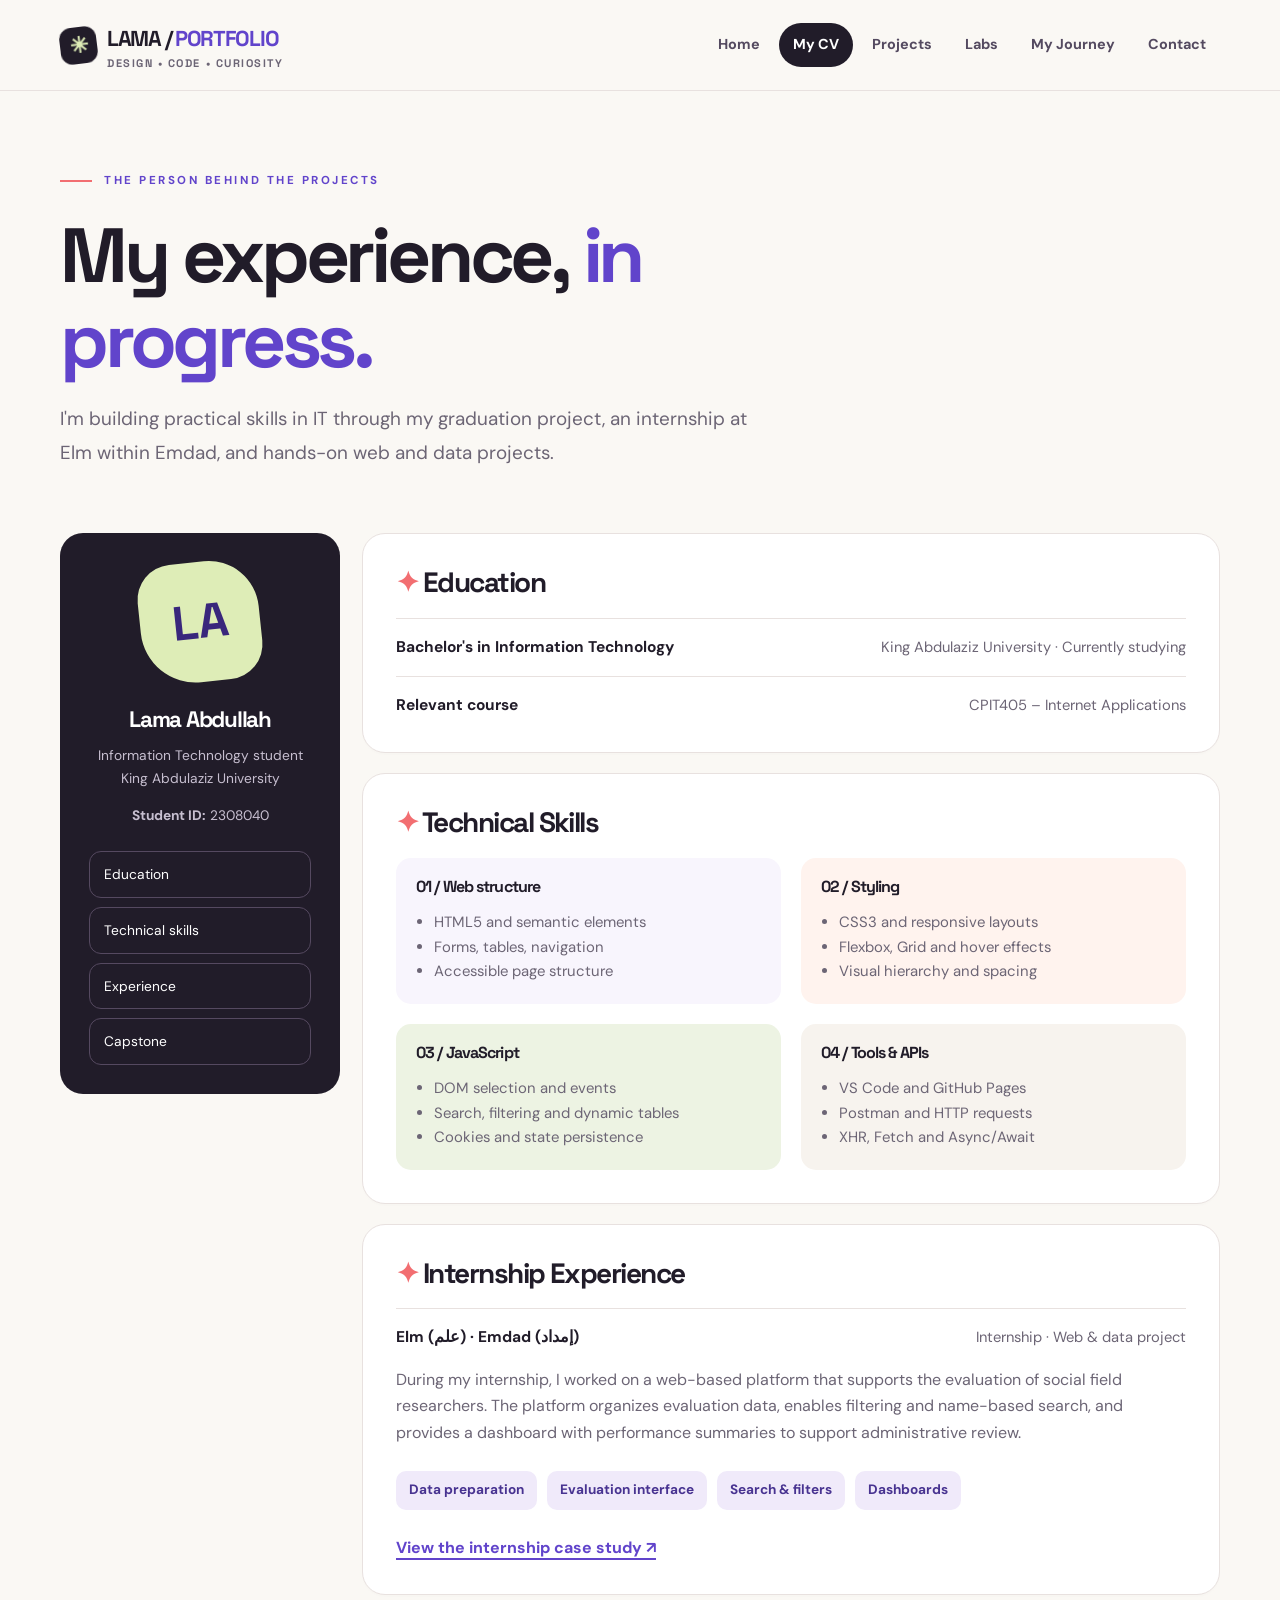
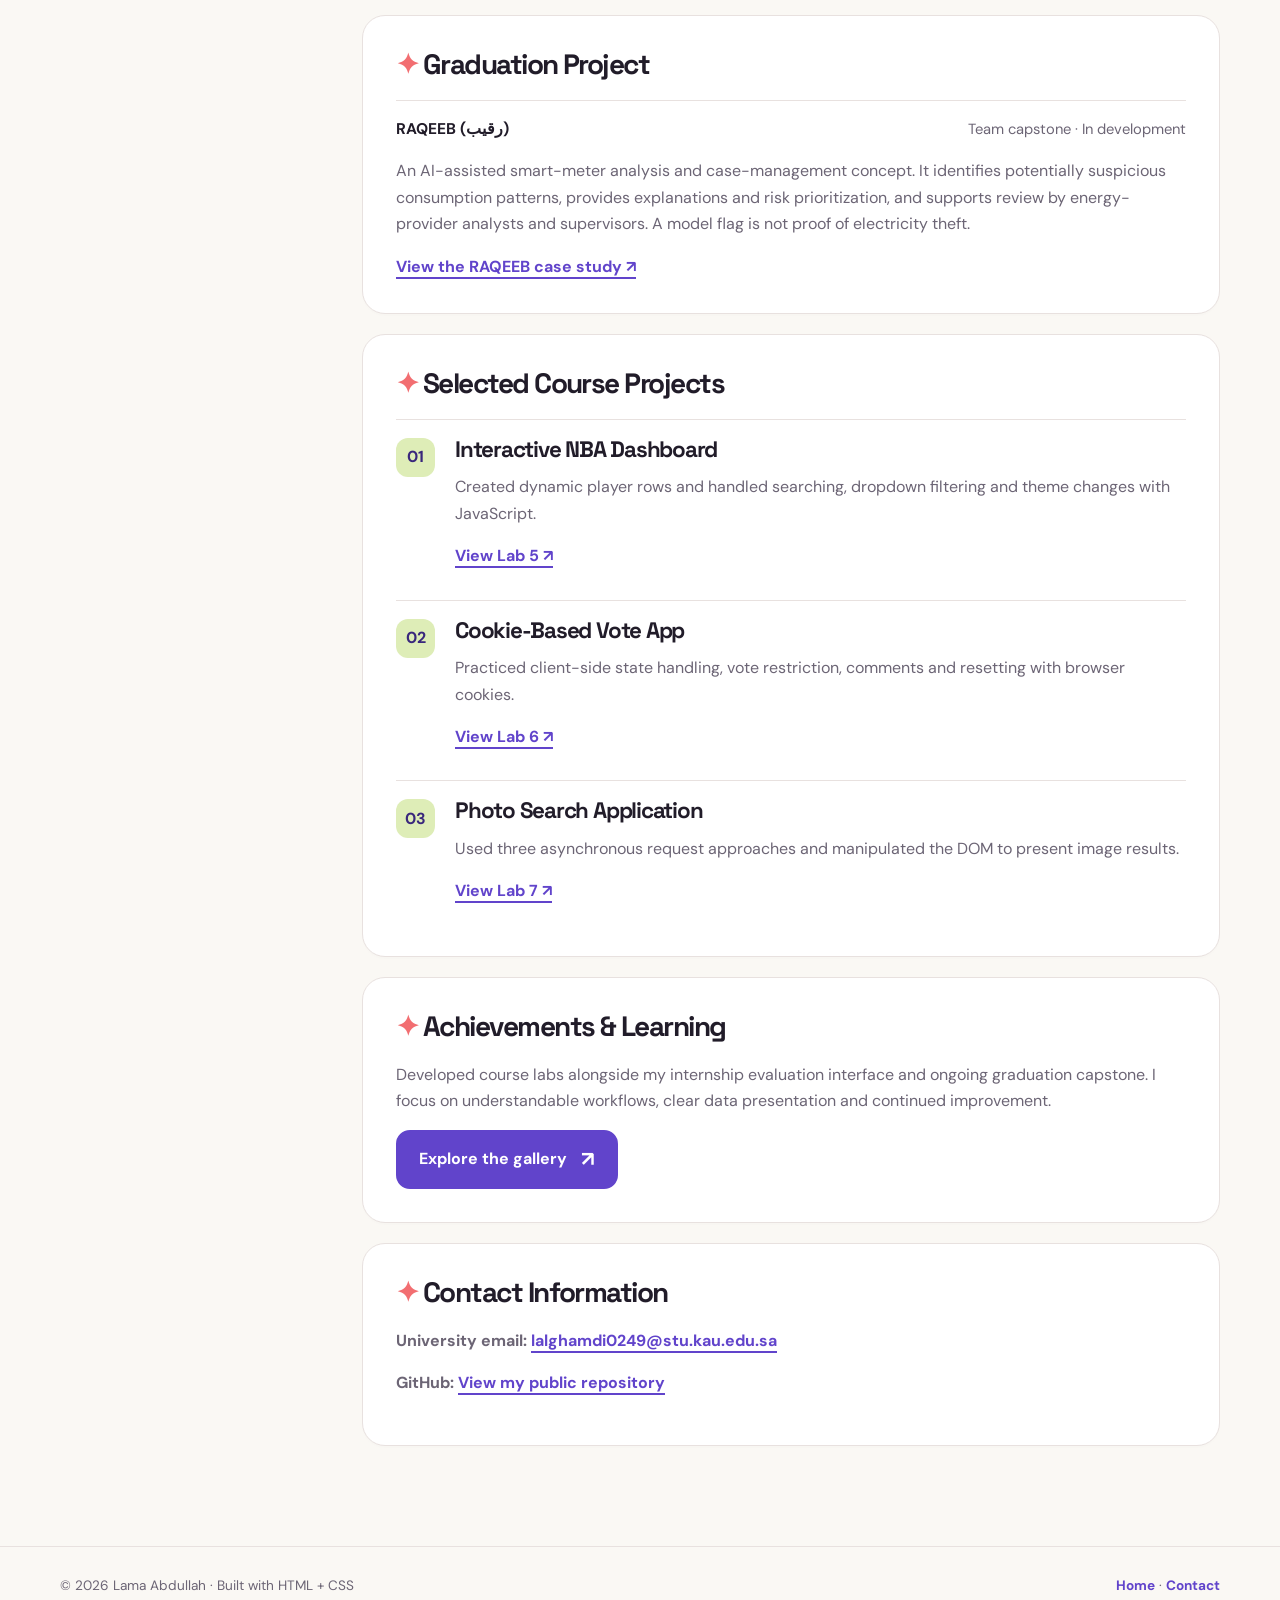
<file: portfolio/cv.html>
<!DOCTYPE html>
<html lang="en">
<head>
  <meta charset="UTF-8"><meta name="viewport" content="width=device-width, initial-scale=1.0">
  <meta name="description" content="Lama Abdullah: education, technical skills and practical learning experience.">
  <title>My CV | Lama Abdullah</title><link rel="stylesheet" href="style.css">
</head>
<body>
  <a class="skip-link" href="#main">Skip to content</a>
  <header class="site-header"><div class="shell header-inner"><a class="brand" href="index.html"><span class="brand-symbol" aria-hidden="true">✳</span><span>LAMA / <span class="text-accent">PORTFOLIO</span><small>DESIGN • CODE • CURIOSITY</small></span></a><nav class="site-nav" aria-label="Main navigation"><a href="index.html">Home</a><a href="cv.html" aria-current="page">My CV</a><a href="projects.html">Projects</a><a href="labs.html">Labs</a><a href="journey.html">My Journey</a><a href="contact.html">Contact</a></nav></div></header>
  <main id="main" class="shell">
    <section class="page-intro"><p class="eyebrow">The person behind the projects</p><h1>My experience, <span class="text-accent">in progress.</span></h1><p class="lead">I'm building practical skills in IT through my graduation project, an internship at Elm within Emdad, and hands-on web and data projects.</p></section>
    <div class="page-grid">
      <aside class="profile-card"><div class="profile-avatar" aria-label="Initials LA">LA</div><div><h3>Lama Abdullah</h3><p>Information Technology student<br>King Abdulaziz University</p><p><strong>Student ID:</strong> 2308040</p></div><div class="quick-links"><a href="#education">Education</a><a href="#skills">Technical skills</a><a href="#experience">Experience</a><a href="#capstone">Capstone</a></div></aside>
      <div class="cv-content">
        <section id="education" class="cv-block"><h2>Education</h2><div class="info-row"><strong>Bachelor's in Information Technology</strong><span>King Abdulaziz University · Currently studying</span></div><div class="info-row"><strong>Relevant course</strong><span>CPIT405 – Internet Applications</span></div></section>
        <section id="skills" class="cv-block"><h2>Technical Skills</h2><div class="skill-columns">
          <div class="skill-group"><h3>01 / Web structure</h3><ul><li>HTML5 and semantic elements</li><li>Forms, tables, navigation</li><li>Accessible page structure</li></ul></div>
          <div class="skill-group"><h3>02 / Styling</h3><ul><li>CSS3 and responsive layouts</li><li>Flexbox, Grid and hover effects</li><li>Visual hierarchy and spacing</li></ul></div>
          <div class="skill-group"><h3>03 / JavaScript</h3><ul><li>DOM selection and events</li><li>Search, filtering and dynamic tables</li><li>Cookies and state persistence</li></ul></div>
          <div class="skill-group"><h3>04 / Tools & APIs</h3><ul><li>VS Code and GitHub Pages</li><li>Postman and HTTP requests</li><li>XHR, Fetch and Async/Await</li></ul></div>
        </div></section>
        <section id="experience" class="cv-block"><h2>Internship Experience</h2>
          <div class="info-row"><strong>Elm (علم) · Emdad (إمداد)</strong><span>Internship · Web &amp; data project</span></div>
          <p>During my internship, I worked on a web-based platform that supports the evaluation of social field researchers. The platform organizes evaluation data, enables filtering and name-based search, and provides a dashboard with performance summaries to support administrative review.</p>
          <div class="skill-pills"><span>Data preparation</span><span>Evaluation interface</span><span>Search &amp; filters</span><span>Dashboards</span></div>
          <a class="text-link" href="projects.html#internship">View the internship case study ↗</a>
        </section>
        <section id="capstone" class="cv-block"><h2>Graduation Project</h2>
          <div class="info-row"><strong>RAQEEB (رقيب)</strong><span>Team capstone · In development</span></div>
          <p>An AI-assisted smart-meter analysis and case-management concept. It identifies potentially suspicious consumption patterns, provides explanations and risk prioritization, and supports review by energy-provider analysts and supervisors. A model flag is not proof of electricity theft.</p>
          <a class="text-link" href="projects.html#raqeeb">View the RAQEEB case study ↗</a>
        </section>
        <section class="cv-block"><h2>Selected Course Projects</h2><div class="steps-list">
          <article><span class="step-num">01</span><div><h3>Interactive NBA Dashboard</h3><p>Created dynamic player rows and handled searching, dropdown filtering and theme changes with JavaScript.</p><a class="text-link" href="https://lama2005223-hash.github.io/cpit-405-lab-1/Lab5.html">View Lab 5 ↗</a></div></article>
          <article><span class="step-num">02</span><div><h3>Cookie-Based Vote App</h3><p>Practiced client-side state handling, vote restriction, comments and resetting with browser cookies.</p><a class="text-link" href="https://lama2005223-hash.github.io/cpit-405-lab-1/Lab6.html">View Lab 6 ↗</a></div></article>
          <article><span class="step-num">03</span><div><h3>Photo Search Application</h3><p>Used three asynchronous request approaches and manipulated the DOM to present image results.</p><a class="text-link" href="https://lama2005223-hash.github.io/cpit-405-lab-1/Lab7.html">View Lab 7 ↗</a></div></article>
        </div></section>
        <section class="cv-block"><h2>Achievements & Learning</h2><p>Developed course labs alongside my internship evaluation interface and ongoing graduation capstone. I focus on understandable workflows, clear data presentation and continued improvement.</p><a class="button arrow" href="labs.html">Explore the gallery</a></section>
        <section class="cv-block"><h2>Contact Information</h2><p><strong>University email:</strong> <a class="text-link" href="mailto:lalghamdi0249@stu.kau.edu.sa">lalghamdi0249@stu.kau.edu.sa</a></p><p><strong>GitHub:</strong> <a class="text-link" href="https://github.com/lama2005223-hash/cpit-405-lab-1" target="_blank" rel="noopener noreferrer">View my public repository</a></p></section>
      </div>
    </div>
  </main>
  <footer class="site-footer"><div class="shell footer-inner"><span>© 2026 Lama Abdullah · Built with HTML + CSS</span><span><a href="index.html">Home</a> · <a href="contact.html">Contact</a></span></div></footer>
</body>
</html>
</file>
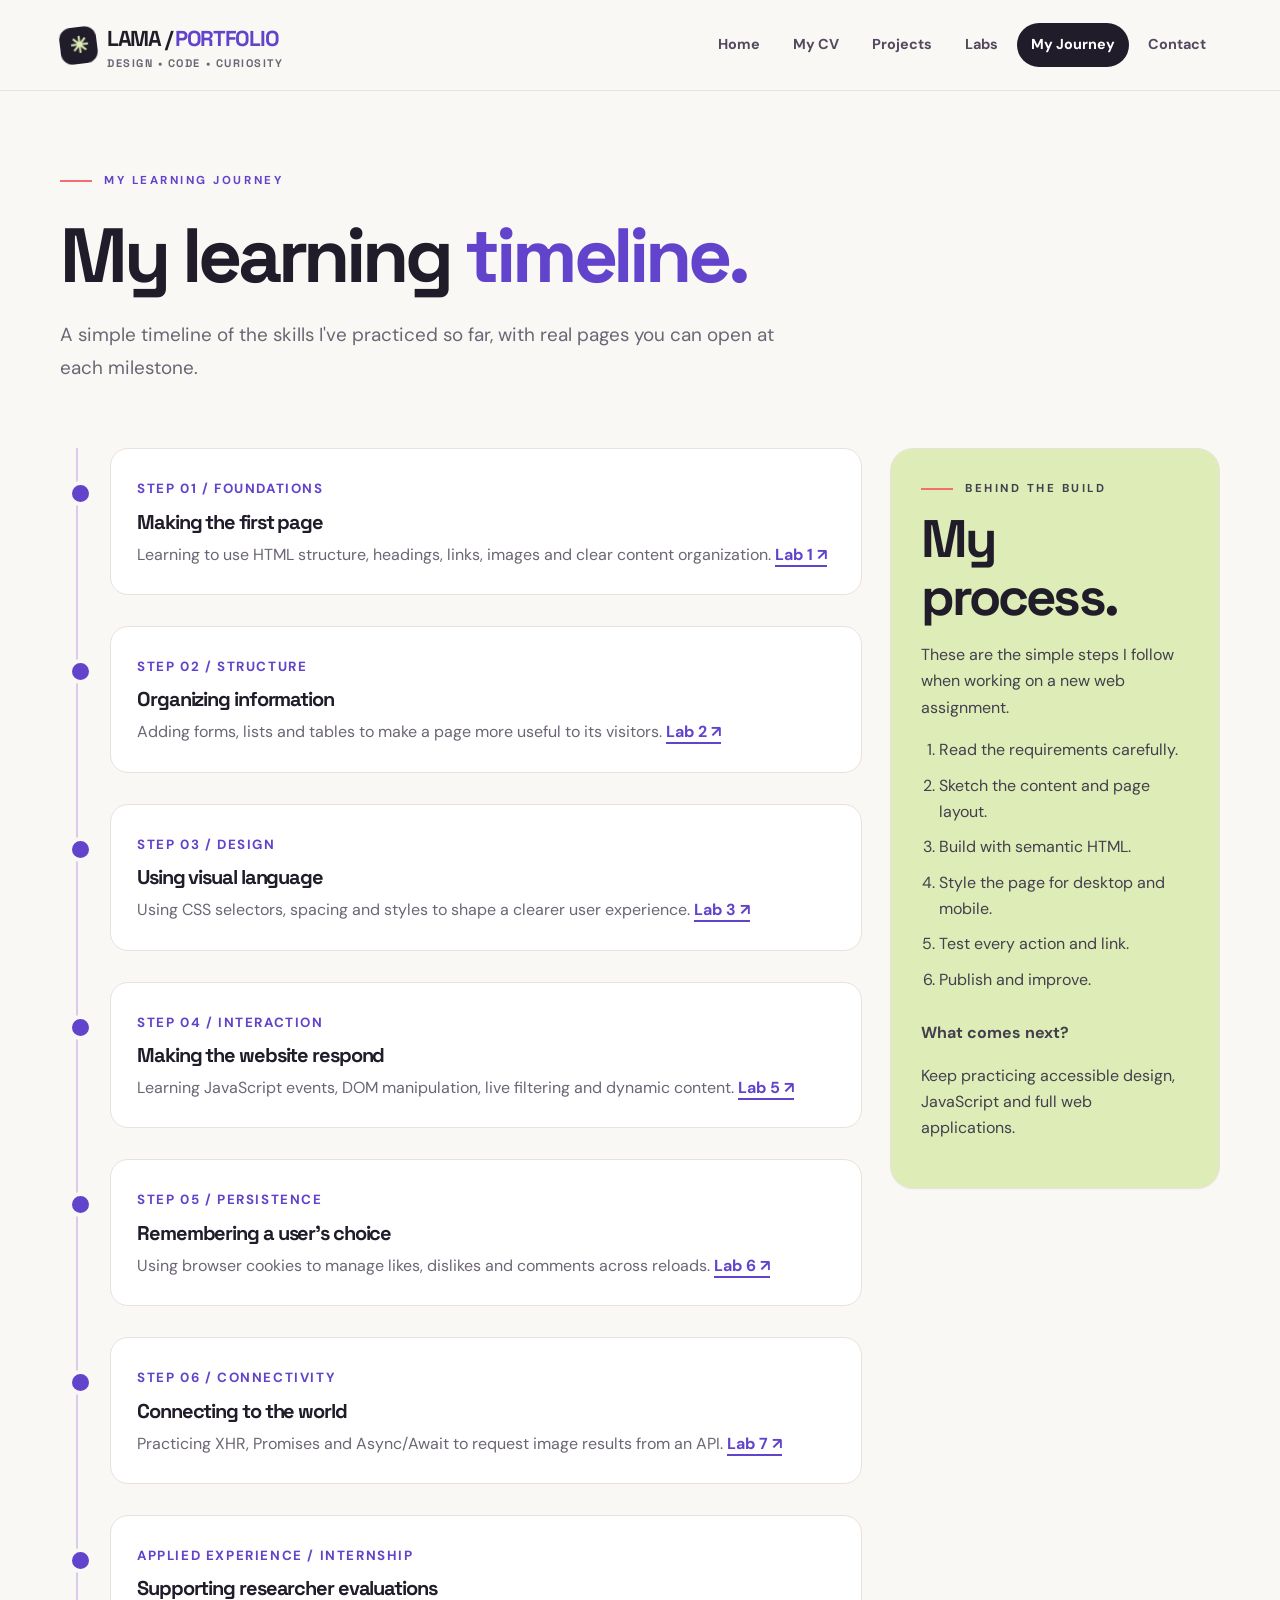
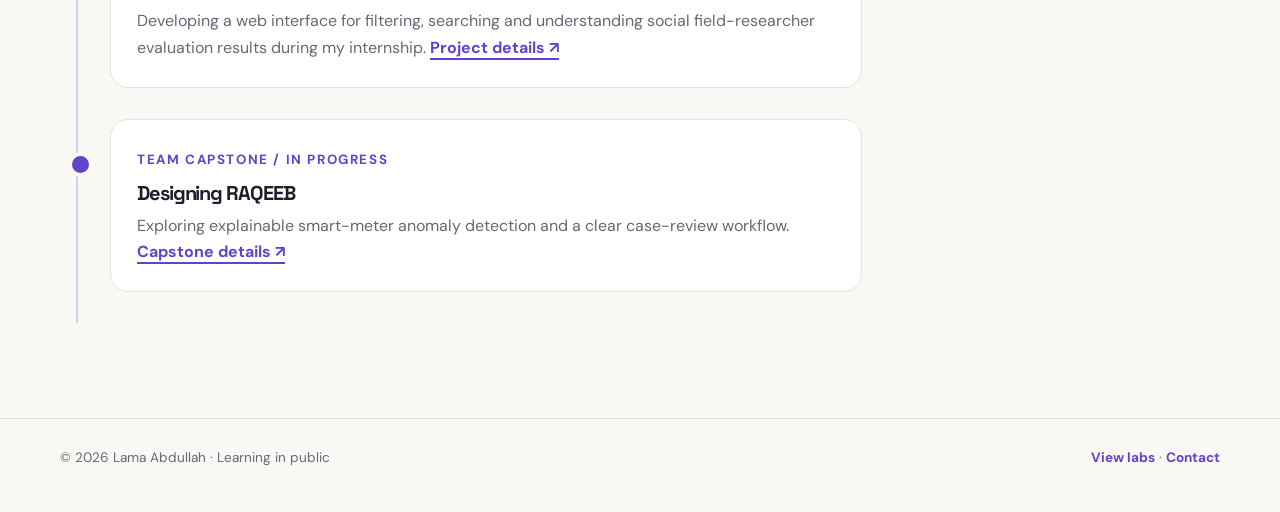
<file: portfolio/journey.html>
<!DOCTYPE html>
<html lang="en">
<head>
  <meta charset="UTF-8"><meta name="viewport" content="width=device-width, initial-scale=1.0">
  <meta name="description" content="A visual learning timeline showing what Lama Abdullah learned in CPIT405.">
  <title>Learning Journey | Lama Abdullah</title><link rel="stylesheet" href="style.css">
</head>
<body>
  <a class="skip-link" href="#main">Skip to content</a>
  <header class="site-header"><div class="shell header-inner"><a class="brand" href="index.html"><span class="brand-symbol" aria-hidden="true">✳</span><span>LAMA / <span class="text-accent">PORTFOLIO</span><small>DESIGN • CODE • CURIOSITY</small></span></a><nav class="site-nav" aria-label="Main navigation"><a href="index.html">Home</a><a href="cv.html">My CV</a><a href="projects.html">Projects</a><a href="labs.html">Labs</a><a href="journey.html" aria-current="page">My Journey</a><a href="contact.html">Contact</a></nav></div></header>
  <main id="main" class="shell">
    <section class="page-intro"><p class="eyebrow">My Learning Journey</p><h1>My learning <span class="text-accent">timeline.</span></h1><p class="lead">A simple timeline of the skills I've practiced so far, with real pages you can open at each milestone.</p></section>
    <section class="learning-path" aria-label="Learning milestones">
      <div class="timeline">
        <article class="timeline-item"><small>Step 01 / Foundations</small><h3>Making the first page</h3><p>Learning to use HTML structure, headings, links, images and clear content organization. <a class="text-link" href="https://lama2005223-hash.github.io/cpit-405-lab-1/Lab1.html">Lab 1 ↗</a></p></article>
        <article class="timeline-item"><small>Step 02 / Structure</small><h3>Organizing information</h3><p>Adding forms, lists and tables to make a page more useful to its visitors. <a class="text-link" href="https://lama2005223-hash.github.io/cpit-405-lab-1/Lab2.html">Lab 2 ↗</a></p></article>
        <article class="timeline-item"><small>Step 03 / Design</small><h3>Using visual language</h3><p>Using CSS selectors, spacing and styles to shape a clearer user experience. <a class="text-link" href="https://lama2005223-hash.github.io/cpit-405-lab-1/Lab3.html">Lab 3 ↗</a></p></article>
        <article class="timeline-item"><small>Step 04 / Interaction</small><h3>Making the website respond</h3><p>Learning JavaScript events, DOM manipulation, live filtering and dynamic content. <a class="text-link" href="https://lama2005223-hash.github.io/cpit-405-lab-1/Lab5.html">Lab 5 ↗</a></p></article>
        <article class="timeline-item"><small>Step 05 / Persistence</small><h3>Remembering a user's choice</h3><p>Using browser cookies to manage likes, dislikes and comments across reloads. <a class="text-link" href="https://lama2005223-hash.github.io/cpit-405-lab-1/Lab6.html">Lab 6 ↗</a></p></article>
        <article class="timeline-item"><small>Step 06 / Connectivity</small><h3>Connecting to the world</h3><p>Practicing XHR, Promises and Async/Await to request image results from an API. <a class="text-link" href="https://lama2005223-hash.github.io/cpit-405-lab-1/Lab7.html">Lab 7 ↗</a></p></article>
        <article class="timeline-item"><small>Applied experience / Internship</small><h3>Supporting researcher evaluations</h3><p>Developing a web interface for filtering, searching and understanding social field-researcher evaluation results during my internship. <a class="text-link" href="projects.html#internship">Project details ↗</a></p></article>
        <article class="timeline-item"><small>Team capstone / In progress</small><h3>Designing RAQEEB</h3><p>Exploring explainable smart-meter anomaly detection and a clear case-review workflow. <a class="text-link" href="projects.html#raqeeb">Capstone details ↗</a></p></article>
      </div>
      <aside class="timeline-panel"><p class="eyebrow">Behind the build</p><h2>My process.</h2><p>These are the simple steps I follow when working on a new web assignment.</p><ol><li>Read the requirements carefully.</li><li>Sketch the content and page layout.</li><li>Build with semantic HTML.</li><li>Style the page for desktop and mobile.</li><li>Test every action and link.</li><li>Publish and improve.</li></ol><p style="font-weight:700;margin-top:18px">What comes next?</p><p>Keep practicing accessible design, JavaScript and full web applications.</p></aside>
    </section>
  </main>
  <footer class="site-footer"><div class="shell footer-inner"><span>© 2026 Lama Abdullah · Learning in public</span><span><a href="labs.html">View labs</a> · <a href="contact.html">Contact</a></span></div></footer>
</body>
</html>
</file>
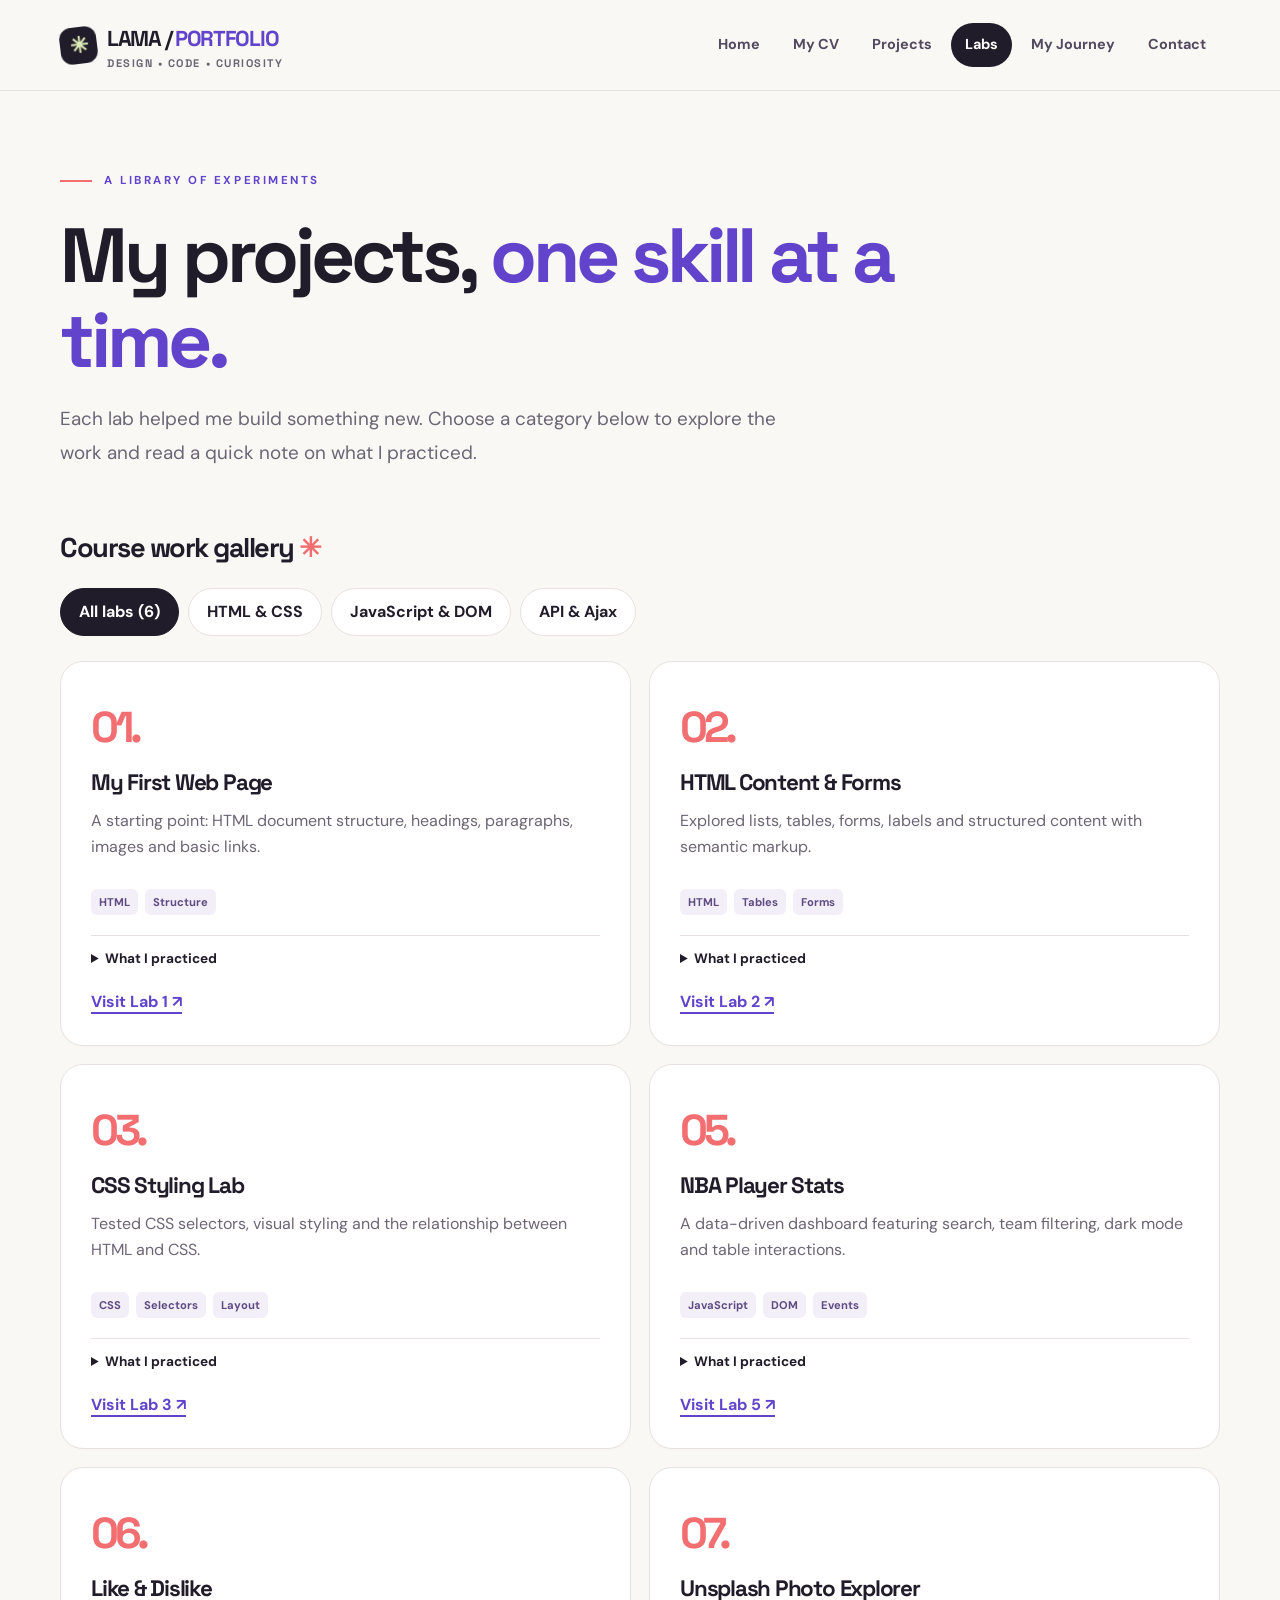
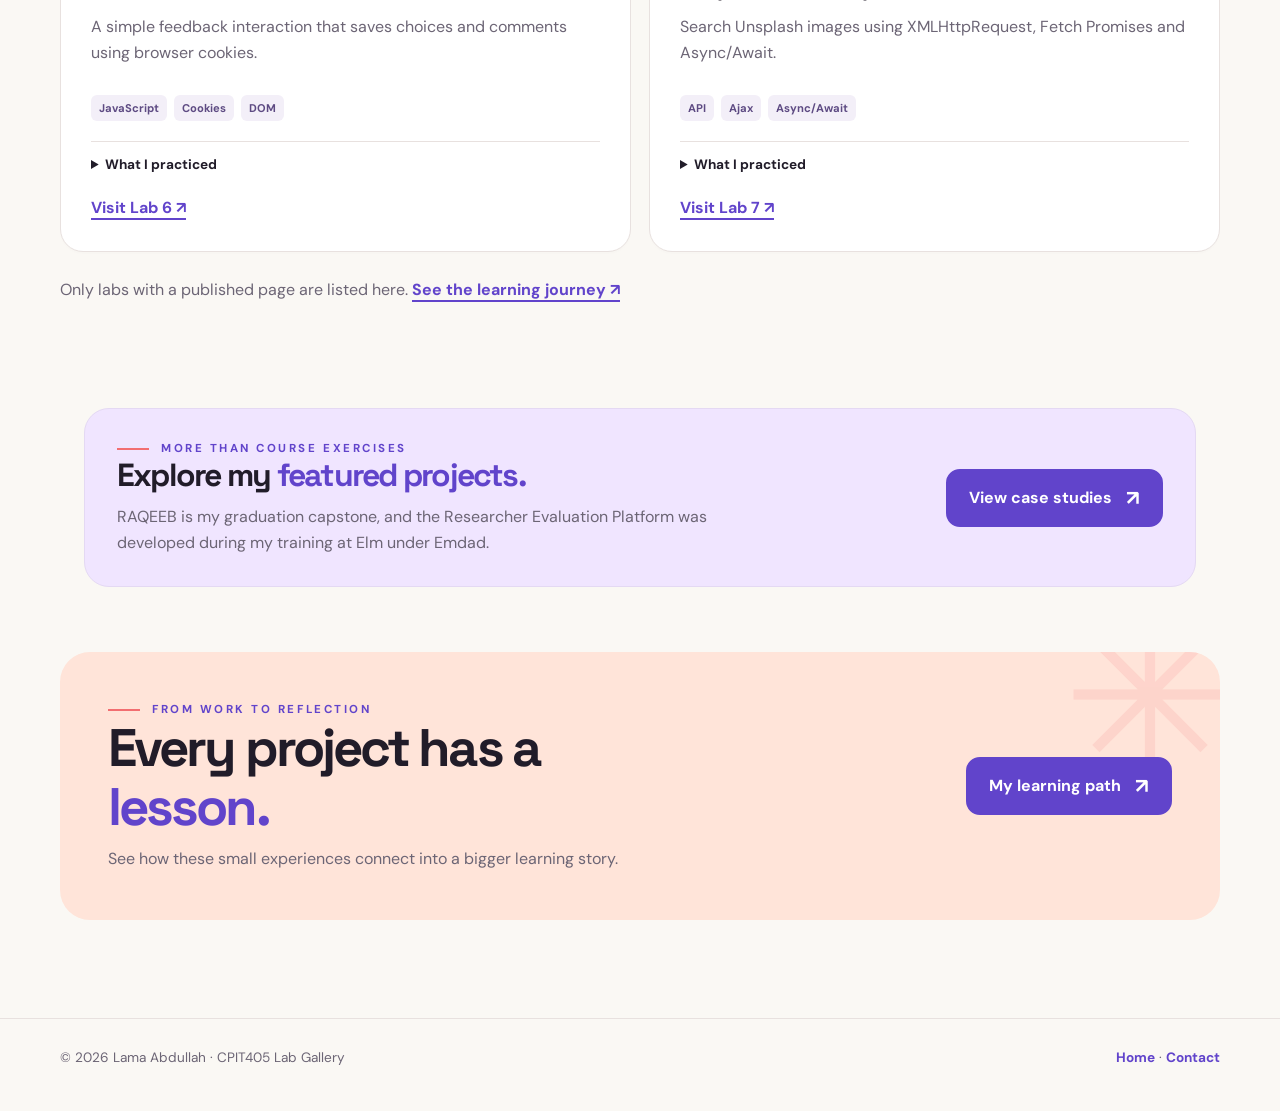
<file: portfolio/labs.html>
<!DOCTYPE html>
<html lang="en">
<head>
  <meta charset="UTF-8"><meta name="viewport" content="width=device-width, initial-scale=1.0">
  <meta name="description" content="Explore Lama Abdullah's completed CPIT405 labs, from HTML basics to API integrations.">
  <title>Labs & Projects | Lama Abdullah</title><link rel="stylesheet" href="style.css">
</head>
<body>
  <a class="skip-link" href="#main">Skip to content</a>
  <header class="site-header"><div class="shell header-inner"><a class="brand" href="index.html"><span class="brand-symbol" aria-hidden="true">✳</span><span>LAMA / <span class="text-accent">PORTFOLIO</span><small>DESIGN • CODE • CURIOSITY</small></span></a><nav class="site-nav" aria-label="Main navigation"><a href="index.html">Home</a><a href="cv.html">My CV</a><a href="projects.html">Projects</a><a href="labs.html" aria-current="page">Labs</a><a href="journey.html">My Journey</a><a href="contact.html">Contact</a></nav></div></header>
  <main id="main" class="shell">
    <section class="page-intro"><p class="eyebrow">A library of experiments</p><h1>My projects, <span class="text-accent">one skill at a time.</span></h1><p class="lead">Each lab helped me build something new. Choose a category below to explore the work and read a quick note on what I practiced.</p></section>
    <section class="project-filter-wrap" aria-labelledby="gallery-heading">
      <h2 id="gallery-heading" style="font-size:1.7rem">Course work gallery <span style="color:var(--coral)">✳</span></h2>
      <!-- CSS-only category filters, no JavaScript required -->
      <input class="filter-input" type="radio" name="gallery" id="show-all" checked>
      <input class="filter-input" type="radio" name="gallery" id="show-web">
      <input class="filter-input" type="radio" name="gallery" id="show-js">
      <input class="filter-input" type="radio" name="gallery" id="show-api">
      <div class="filter-controls" aria-label="Filter labs by category"><label for="show-all">All labs (6)</label><label for="show-web">HTML & CSS</label><label for="show-js">JavaScript & DOM</label><label for="show-api">API & Ajax</label></div>
      <div class="lab-grid">
        <article class="lab-card category-web"><span class="lab-num">01.</span><h3>My First Web Page</h3><p>A starting point: HTML document structure, headings, paragraphs, images and basic links.</p><div class="lab-tags"><span>HTML</span><span>Structure</span></div><details><summary>What I practiced</summary><p>Building a page with meaningful elements and linking between pages.</p></details><a class="text-link" href="https://lama2005223-hash.github.io/cpit-405-lab-1/Lab1.html" target="_blank" rel="noopener noreferrer">Visit Lab 1 ↗</a></article>
        <article class="lab-card category-web"><span class="lab-num">02.</span><h3>HTML Content & Forms</h3><p>Explored lists, tables, forms, labels and structured content with semantic markup.</p><div class="lab-tags"><span>HTML</span><span>Tables</span><span>Forms</span></div><details><summary>What I practiced</summary><p>Organizing content for readability and capturing basic input through forms.</p></details><a class="text-link" href="https://lama2005223-hash.github.io/cpit-405-lab-1/Lab2.html" target="_blank" rel="noopener noreferrer">Visit Lab 2 ↗</a></article>
        <article class="lab-card category-web"><span class="lab-num">03.</span><h3>CSS Styling Lab</h3><p>Tested CSS selectors, visual styling and the relationship between HTML and CSS.</p><div class="lab-tags"><span>CSS</span><span>Selectors</span><span>Layout</span></div><details><summary>What I practiced</summary><p>Using classes, selectors and reusable visual rules to improve a website.</p></details><a class="text-link" href="https://lama2005223-hash.github.io/cpit-405-lab-1/Lab3.html" target="_blank" rel="noopener noreferrer">Visit Lab 3 ↗</a></article>
        <article class="lab-card category-js"><span class="lab-num">05.</span><h3>NBA Player Stats</h3><p>A data-driven dashboard featuring search, team filtering, dark mode and table interactions.</p><div class="lab-tags"><span>JavaScript</span><span>DOM</span><span>Events</span></div><details><summary>What I practiced</summary><p>Dynamically creating table rows and responding to user actions with event listeners.</p></details><a class="text-link" href="https://lama2005223-hash.github.io/cpit-405-lab-1/Lab5.html" target="_blank" rel="noopener noreferrer">Visit Lab 5 ↗</a></article>
        <article class="lab-card category-js"><span class="lab-num">06.</span><h3>Like & Dislike</h3><p>A simple feedback interaction that saves choices and comments using browser cookies.</p><div class="lab-tags"><span>JavaScript</span><span>Cookies</span><span>DOM</span></div><details><summary>What I practiced</summary><p>Preventing duplicate votes and restoring a saved state after refreshing the page.</p></details><a class="text-link" href="https://lama2005223-hash.github.io/cpit-405-lab-1/Lab6.html" target="_blank" rel="noopener noreferrer">Visit Lab 6 ↗</a></article>
        <article class="lab-card category-js category-api"><span class="lab-num">07.</span><h3>Unsplash Photo Explorer</h3><p>Search Unsplash images using XMLHttpRequest, Fetch Promises and Async/Await.</p><div class="lab-tags"><span>API</span><span>Ajax</span><span>Async/Await</span></div><details><summary>What I practiced</summary><p>Making HTTP requests, processing JSON and presenting image results with the DOM. A demo Access Key may be required for searches.</p></details><a class="text-link" href="https://lama2005223-hash.github.io/cpit-405-lab-1/Lab7.html" target="_blank" rel="noopener noreferrer">Visit Lab 7 ↗</a></article>
      </div>
      <p style="margin:25px 0 0">Only labs with a published page are listed here. <a class="text-link" href="journey.html">See the learning journey ↗</a></p>
    </section>
    <section class="shell cross-project-banner"><div><p class="eyebrow">More than course exercises</p><h2>Explore my <span class="text-accent">featured projects.</span></h2><p>RAQEEB is my graduation capstone, and the Researcher Evaluation Platform was developed during my training at Elm under Emdad.</p></div><a href="projects.html" class="button arrow">View case studies</a></section>
    <section class="cta-panel"><div><p class="eyebrow">From work to reflection</p><h2>Every project has a <span class="text-accent">lesson.</span></h2><p>See how these small experiences connect into a bigger learning story.</p></div><a class="button arrow" href="journey.html">My learning path</a></section>
  </main>
  <footer class="site-footer"><div class="shell footer-inner"><span>© 2026 Lama Abdullah · CPIT405 Lab Gallery</span><span><a href="index.html">Home</a> · <a href="contact.html">Contact</a></span></div></footer>
</body>
</html>
</file>
<file: portfolio/style.css>
@import url('https://fonts.googleapis.com/css2?family=DM+Sans:wght@400;500;600;700&family=Space+Grotesk:wght@400;500;600;700&display=swap');

:root {
  --paper:#faf8f4;
  --surface:#ffffff;
  --ink:#211c29;
  --muted:#6c6575;
  --violet:#6144cb;
  --violet-deep:#39277c;
  --coral:#f26e71;
  --peach:#ffe4d9;
  --lime:#deedb7;
  --line:#e8e1df;
  --shadow:0 20px 55px rgba(45,32,67,.08);
  --rounded:23px;
}
* {box-sizing:border-box}
html{scroll-behavior:smooth}
body{margin:0;background:var(--paper);color:var(--ink);font-family:'DM Sans',Arial,sans-serif;line-height:1.65}
a{color:inherit}
button,input,textarea,select{font:inherit}
img{max-width:100%}
.skip-link{position:absolute;top:-80px;left:1rem;background:var(--ink);color:white;padding:.7rem 1rem;z-index:10}
.skip-link:focus{top:10px}
:focus-visible{outline:3px solid var(--coral);outline-offset:4px}
.shell{width:min(1160px,calc(100% - 48px));margin-inline:auto}
.site-header{background:rgba(250,248,244,.93);border-bottom:1px solid var(--line);position:sticky;top:0;z-index:20;backdrop-filter:blur(14px)}
.header-inner{min-height:90px;display:flex;justify-content:space-between;align-items:center;gap:18px}
.brand{text-decoration:none;font-family:'Space Grotesk',Arial,sans-serif;font-weight:700;font-size:1.35rem;letter-spacing:-.06em;display:inline-flex;align-items:center;gap:10px;white-space:nowrap}
.brand-symbol{width:37px;height:37px;display:grid;place-items:center;background:var(--ink);color:var(--lime);border-radius:12px;transform:rotate(-7deg);font-size:22px}
.brand small{font-size:11px;letter-spacing:.14em;font-weight:700;color:var(--muted);display:block;line-height:1.1}
.site-nav{display:flex;align-items:center;gap:5px;flex-wrap:wrap}
.site-nav a{text-decoration:none;font-size:.9rem;font-weight:700;color:#544a60;padding:10px 14px;border-radius:999px;transition:.2s}
.site-nav a:hover,.site-nav a[aria-current="page"]{background:var(--ink);color:#fff}
.eyebrow{text-transform:uppercase;letter-spacing:.22em;font-weight:700;font-size:.72rem;color:var(--violet);display:flex;align-items:center;gap:12px}
.eyebrow:before{content:"";width:32px;height:2px;background:var(--coral)}
h1,h2,h3,h4,p{margin-top:0}
h1,h2,h3,h4{font-family:'Space Grotesk',Arial,sans-serif;letter-spacing:-.055em;line-height:1.1}
h1{font-size:clamp(3.25rem,7.2vw,6.2rem);margin:.3em 0 .35em;font-weight:700}
h2{font-size:clamp(2rem,4.6vw,3.3rem);margin-bottom:16px}
h3{font-size:1.4rem;margin-bottom:12px}
p{color:var(--muted)}
.lead{font-size:1.18rem;line-height:1.8;max-width:650px}
.text-accent{color:var(--violet)}
.text-under{position:relative;z-index:0;white-space:nowrap}
.text-under:after{position:absolute;content:"";height:.14em;background:var(--coral);left:0;right:0;bottom:.08em;z-index:-1;transform:rotate(-2deg);opacity:.75}
.pill{display:inline-flex;align-items:center;gap:10px;border:1px solid var(--line);border-radius:100px;background:#fff;padding:8px 13px;color:#584e60;font-size:.8rem;font-weight:700}
.pill .dot{width:8px;height:8px;border-radius:100%;background:#6bb887}
.button{display:inline-flex;justify-content:center;align-items:center;text-decoration:none;background:var(--violet);color:white;border-radius:14px;font-weight:700;padding:14px 21px;gap:14px;border:2px solid var(--violet);transition:transform .2s,box-shadow .2s,background .2s;cursor:pointer}
.button:hover{transform:translateY(-3px);box-shadow:0 10px 30px rgba(97,68,203,.23)}
.button.secondary{background:transparent;color:var(--ink);border-color:var(--ink)}
.button.secondary:hover{background:var(--ink);color:white}
.button.arrow:after{content:'↗';font-size:1.3rem;line-height:1}
.hero{display:grid;grid-template-columns:1.16fr .84fr;gap:30px;align-items:center;min-height:650px;padding-top:74px;padding-bottom:74px}
.hero-actions{display:flex;gap:13px;flex-wrap:wrap;margin-top:32px}
.hero-side{position:relative;min-height:500px;display:grid;place-items:center}
.visual-stage{background:var(--violet-deep);border-radius:38px 100px 36px 95px;width:92%;min-height:455px;position:relative;overflow:hidden;box-shadow:var(--shadow);isolation:isolate}
.visual-stage:before{content:"";position:absolute;inset:-30%;background:radial-gradient(circle at 25% 30%,#8464eb 0,transparent 31%),radial-gradient(circle at 80% 75%,#532fad 0,transparent 30%);opacity:.85}
.visual-disc{position:absolute;left:22%;top:18%;width:56%;aspect-ratio:1;border-radius:50%;background:var(--lime);border:15px solid rgba(255,255,255,.11);box-shadow:0 0 0 24px rgba(255,255,255,.04)}
.visual-disc:after{content:'L';display:grid;place-items:center;position:absolute;inset:0;color:var(--violet-deep);font-size:clamp(7rem,15vw,12rem);font-family:'Space Grotesk';font-weight:700;line-height:1;transform:rotate(-15deg)}
.visual-tag{position:absolute;left:7%;top:8%;color:white;border:1px solid rgba(255,255,255,.5);border-radius:100px;padding:7px 12px;font-size:.7rem;letter-spacing:.1em;font-weight:700}
.visual-sticker{position:absolute;right:1%;bottom:10%;padding:16px 20px;border-radius:18px;transform:rotate(-8deg);font-size:1.4rem;font-weight:700;background:var(--coral);color:var(--ink);font-family:'Space Grotesk';box-shadow:0 10px 35px rgba(20,15,40,.15)}
.visual-sticker-2{position:absolute;left:-2%;bottom:19%;background:#fff;padding:15px;border-radius:16px;transform:rotate(6deg);font-weight:700;font-size:.9rem;box-shadow:var(--shadow)}
.visual-star{position:absolute;color:var(--coral);font-size:5rem;top:4%;right:7%;animation:float 5s ease-in-out infinite}
@keyframes float{50%{transform:translateY(-10px) rotate(15deg)}}
.metric-strip{display:grid;grid-template-columns:repeat(3,1fr);border-block:1px solid var(--line);margin-bottom:112px}
.metric{padding:29px 22px;display:flex;align-items:baseline;gap:15px}
.metric:not(:last-child){border-right:1px solid var(--line)}
.metric strong{font-size:2.7rem;font-family:'Space Grotesk';letter-spacing:-.06em}
.metric span{font-size:.9rem;color:var(--muted)}
.section{padding:34px 0 100px}
.section-heading{display:flex;align-items:end;justify-content:space-between;gap:20px;margin-bottom:30px}
.section-heading p{max-width:450px;margin:0}
.section-heading h2{margin:12px 0 0}
.work-grid{display:grid;grid-template-columns:repeat(3,minmax(0,1fr));gap:18px}
.project-card,.lab-card,.soft-card,.info-card,.timeline-panel,.contact-card,.cv-block{background:var(--surface);border:1px solid var(--line);border-radius:var(--rounded);box-shadow:0 2px 2px rgba(37,25,49,.01)}
.project-card,.lab-card{overflow:hidden;transition:transform .24s,box-shadow .24s}
.project-card:hover,.lab-card:hover{transform:translateY(-5px);box-shadow:var(--shadow)}
.project-art{height:200px;position:relative;overflow:hidden;display:grid;place-items:center}
.art-nba{background:#ffd9da}.art-cookies{background:#dfe9ce}.art-api{background:#e0dcfa}
.art-window{position:relative;width:78%;height:137px;background:white;border:2px solid #292536;border-radius:13px;box-shadow:10px 12px 0 rgba(41,37,54,.09);overflow:hidden;transform:rotate(-4deg)}
.art-top{height:22px;border-bottom:2px solid #292536;display:flex;gap:5px;align-items:center;padding:0 10px}
.art-top i{width:7px;height:7px;background:var(--coral);border-radius:50%}
.art-top i:nth-child(2){background:#f4d473}.art-top i:nth-child(3){background:#a4d4a6}
.art-bars{height:90px;display:flex;gap:8px;align-items:end;justify-content:center;padding:12px}
.art-bars b{width:17%;background:var(--violet);border-radius:5px 5px 0 0}
.art-bars b:nth-child(1){height:45%}.art-bars b:nth-child(2){height:72%}.art-bars b:nth-child(3){height:95%;background:var(--coral)}.art-bars b:nth-child(4){height:64%}
.art-emoji{font-size:5rem;text-shadow:7px 10px 0 rgba(0,0,0,.08);transform:rotate(-10deg)}
.art-api .art-window{transform:rotate(5deg)}
.art-photo-grid{display:grid;grid-template-columns:1fr 1fr;gap:8px;padding:10px;height:106px}
.art-photo-grid span{border-radius:7px;background:linear-gradient(140deg,#f7bb8f 0%,#9866ad 60%,#453768 100%)}
.art-photo-grid span:nth-child(2){background:linear-gradient(135deg,#c7e5c1,#6b999a,#314b63)}
.card-body{padding:25px}
.card-meta{display:flex;justify-content:space-between;gap:9px;flex-wrap:wrap;color:var(--violet);font-size:.7rem;letter-spacing:.13em;text-transform:uppercase;font-weight:700;margin-bottom:13px}
.card-body h3{font-size:1.5rem}.card-body p{font-size:.94rem;min-height:64px}
.text-link{font-weight:700;text-decoration-thickness:2px;text-underline-offset:5px;color:var(--violet)}
.text-link:hover{color:var(--violet-deep)}
.skill-layout{display:grid;grid-template-columns:1.05fr .95fr;gap:20px}
.soft-card{padding:34px}
.soft-card.dark{background:var(--ink);color:white;min-height:280px}
.soft-card.dark p{color:#c7becf}
.skill-pills{display:flex;flex-wrap:wrap;gap:10px;margin:25px 0}
.skill-pills span{background:#f0eafa;color:#483391;padding:8px 13px;border-radius:10px;font-weight:700;font-size:.85rem}
.soft-card.dark .skill-pills span{background:#43364f;color:#fff}
.large-quote{font-family:'Space Grotesk';font-size:clamp(1.5rem,2.5vw,2rem);line-height:1.38;letter-spacing:-.045em;margin:22px 0}
.cta-panel{background:var(--peach);border-radius:30px;padding:48px;display:flex;gap:30px;justify-content:space-between;align-items:center;margin-bottom:98px;position:relative;overflow:hidden}
.cta-panel:after{content:'✳';font-size:210px;position:absolute;right:-18px;top:-125px;opacity:.13;color:var(--coral)}
.cta-panel .button{position:relative;z-index:1;white-space:nowrap}
.cta-panel h2{max-width:550px;margin:0 0 10px}.cta-panel p{margin:0}
.site-footer{border-top:1px solid var(--line);padding:28px 0 42px}
.footer-inner{display:flex;justify-content:space-between;align-items:center;gap:15px;flex-wrap:wrap;color:var(--muted);font-size:.85rem}
.footer-inner a{color:var(--violet);font-weight:700;text-decoration:none}
.page-intro{padding:80px 0 44px}
.page-intro h1{font-size:clamp(3rem,6vw,5.2rem);max-width:840px;margin-bottom:20px}
.page-intro .lead{max-width:720px}
.page-grid{display:grid;grid-template-columns:280px 1fr;gap:22px;padding-bottom:100px}
.profile-card{background:var(--ink);border-radius:var(--rounded);padding:29px;color:white;align-self:start;position:sticky;top:115px}
.profile-avatar{width:120px;height:120px;border-radius:35px 50px 35px 55px;background:var(--lime);display:grid;place-items:center;color:var(--violet-deep);font-family:'Space Grotesk';font-size:3rem;font-weight:700;transform:rotate(-6deg);margin:0 auto 26px}
.profile-card h3{text-align:center}.profile-card p{text-align:center;color:#c7bfd0;font-size:.86rem}
.quick-links{display:grid;gap:9px;margin-top:25px}.quick-links a{text-decoration:none;display:block;border:1px solid #554960;border-radius:12px;padding:11px 14px;color:#fff;font-size:.86rem}.quick-links a:hover{background:var(--violet)}
.cv-content{display:grid;gap:20px}.cv-block{padding:33px}.cv-block h2{font-size:1.75rem;margin:0 0 20px}.cv-block h2:before{content:'✦ ';color:var(--coral)}
.info-row{padding:16px 0;border-top:1px solid var(--line);display:flex;justify-content:space-between;gap:22px}.info-row:last-child{padding-bottom:0}.info-row strong{font-size:.97rem}.info-row span{font-size:.92rem;color:var(--muted)}
.skill-columns{display:grid;grid-template-columns:1fr 1fr;gap:20px}
.skill-group{background:#f8f5fd;border-radius:15px;padding:20px}.skill-group:nth-child(2){background:#fff3ee}.skill-group:nth-child(3){background:#edf3e3}.skill-group:nth-child(4){background:#f7f3ee}.skill-group h3{font-size:1rem}
.skill-group ul{padding-left:18px;margin-bottom:0;color:var(--muted);font-size:.93rem}
.steps-list{display:grid;gap:12px}.steps-list article{padding:18px 0;border-top:1px solid var(--line);display:grid;grid-template-columns:45px 1fr;gap:14px}.step-num{height:39px;width:39px;background:var(--lime);border-radius:12px;display:grid;place-items:center;color:var(--violet-deep);font-weight:700}
.project-filter-wrap{padding-bottom:105px}.filter-controls{display:flex;flex-wrap:wrap;gap:9px;margin:25px 0 25px}.filter-controls label{display:inline-block;background:var(--surface);padding:10px 18px;border-radius:100px;border:1px solid var(--line);font-weight:700;cursor:pointer;transition:background .2s}.filter-controls label:hover{border-color:var(--violet);color:var(--violet)}
.filter-input{position:absolute;width:1px;height:1px;overflow:hidden;opacity:0}
#show-all:checked ~ .filter-controls label[for="show-all"],#show-web:checked ~ .filter-controls label[for="show-web"],#show-js:checked ~ .filter-controls label[for="show-js"],#show-api:checked ~ .filter-controls label[for="show-api"]{background:var(--ink);color:white;border-color:var(--ink)}
#show-web:checked ~ .lab-grid .lab-card:not(.category-web),#show-js:checked ~ .lab-grid .lab-card:not(.category-js),#show-api:checked ~ .lab-grid .lab-card:not(.category-api){display:none}
.lab-grid{display:grid;grid-template-columns:repeat(2,minmax(0,1fr));gap:18px}
.lab-card{padding:30px;min-height:295px;display:flex;flex-direction:column}
.lab-num{font-family:'Space Grotesk';color:var(--coral);font-size:2.7rem;letter-spacing:-.1em;font-weight:700}
.lab-card h3{margin-top:8px}.lab-card p{margin-bottom:16px}.lab-card .text-link{margin-top:auto}
.lab-tags{display:flex;gap:7px;flex-wrap:wrap;margin:12px 0 20px}.lab-tags span{background:#f3eff8;color:#5e4b83;border-radius:6px;padding:4px 8px;font-size:.7rem;font-weight:700}
.lab-card details{font-size:.85rem;margin:0 0 18px;border-top:1px solid var(--line);padding-top:12px;color:var(--muted)}.lab-card summary{cursor:pointer;color:var(--ink);font-weight:700}.lab-card details p{margin:10px 0 0}
.learning-path{padding-bottom:95px;display:grid;grid-template-columns:1fr 330px;gap:28px}
.timeline{border-left:2px solid #d9cceb;padding-left:32px;margin:0 0 0 16px}.timeline-item{position:relative;margin-bottom:31px;background:white;border:1px solid var(--line);padding:26px;border-radius:18px}.timeline-item:before{content:'';position:absolute;left:-43px;top:32px;background:var(--violet);width:17px;height:17px;border:4px solid var(--paper);border-radius:50%}.timeline-item h3{font-size:1.25rem;margin:9px 0}.timeline-item p{margin:0}.timeline-item small{text-transform:uppercase;color:var(--violet);font-weight:700;letter-spacing:.12em}
.timeline-panel{padding:30px;align-self:start;background:var(--lime)}.timeline-panel p{color:#433f4d}.timeline-panel ol{padding-left:18px;color:#433f4d}.timeline-panel li{padding-bottom:9px}
.contact-grid{display:grid;grid-template-columns:.8fr 1.2fr;gap:22px;padding-bottom:105px}
.contact-card{padding:34px}.contact-card h2{font-size:2rem}.contact-info{display:grid;gap:15px;margin-top:28px}.contact-info a{display:block;text-decoration:none;padding:15px 17px;border:1px solid var(--line);border-radius:13px;overflow-wrap:anywhere}.contact-info a:hover{border-color:var(--violet);background:#f8f5ff}
.field-row{display:grid;grid-template-columns:1fr 1fr;gap:14px}.field{margin-bottom:19px}.field label{display:block;font-weight:700;margin:0 0 7px;font-size:.87rem}.field input,.field textarea,.field select{display:block;width:100%;background:#fcfbf9;border:1px solid #d7cedb;border-radius:12px;padding:13px 14px;color:var(--ink)}.field textarea{min-height:145px;resize:vertical}.field input:focus,.field select:focus,.field textarea:focus{outline:2px solid var(--violet);outline-offset:1px}.form-tip{font-size:.81rem;line-height:1.55;margin:13px 0 0;color:var(--muted)}
.notice{background:#fff4dd;color:#554322;border:1px solid #efd9a7;border-radius:12px;padding:14px;font-size:.87rem;margin-bottom:18px}
.demo-setup{color:#6c6575;font-size:.85rem}
@media (max-width:980px){.hero{grid-template-columns:1fr;gap:8px;padding-top:55px;min-height:0}.hero-side{min-height:420px}.visual-stage{max-width:540px;min-height:360px}.section-heading{align-items:start}.page-grid{grid-template-columns:1fr}.profile-card{position:static;display:grid;grid-template-columns:130px 1fr;align-items:center;gap:15px}.profile-card .profile-avatar{margin:0}.profile-card h3,.profile-card p{text-align:left}.profile-card .quick-links{grid-column:1/-1;grid-template-columns:repeat(3,1fr);margin-top:0}.learning-path{grid-template-columns:1fr}}
@media (max-width:740px){.shell{width:min(100% - 32px,640px)}.site-header{position:static}.header-inner{padding:16px 0;flex-direction:column;align-items:flex-start;min-height:0}.site-nav{gap:3px}.site-nav a{font-size:.78rem;padding:8px 10px}.hero h1{font-size:clamp(3rem,10vw,4.5rem)}.hero-side{min-height:330px}.visual-stage{min-height:300px;border-radius:29px 65px 26px 65px}.visual-disc{width:48%;left:25%;top:20%}.visual-disc:after{font-size:7rem}.visual-sticker{font-size:1rem;bottom:12%}.visual-sticker-2{font-size:.74rem}.metric-strip{grid-template-columns:1fr;margin-bottom:65px}.metric{padding:16px}.metric:not(:last-child){border-right:0;border-bottom:1px solid var(--line)}.section{padding-bottom:65px}.section-heading{flex-direction:column}.work-grid,.lab-grid,.skill-layout,.skill-columns,.contact-grid{grid-template-columns:1fr}.section-heading h2{font-size:2.3rem}.page-intro{padding-top:50px}.profile-card{grid-template-columns:1fr;justify-items:center}.profile-card h3,.profile-card p{text-align:center}.profile-card .quick-links{grid-template-columns:1fr;width:100%}.cta-panel{flex-direction:column;align-items:flex-start;padding:32px;margin-bottom:60px}.page-intro h1{font-size:3rem}.cv-block,.contact-card,.soft-card{padding:25px}.info-row{flex-direction:column;gap:0}.field-row{grid-template-columns:1fr}.timeline{padding-left:23px}.timeline-item:before{left:-34px}.footer-inner{flex-direction:column;align-items:flex-start}}
@media (prefers-reduced-motion:reduce){*{scroll-behavior:auto!important;animation:none!important;transition:none!important}}


/* ===== Phase 1: featured RAQEEB + Elm/Emdad projects ===== */
.feature-section{padding-top:22px}
.feature-grid{display:grid;grid-template-columns:repeat(2,minmax(0,1fr));gap:22px}
.feature-tile{position:relative;border-radius:28px;padding:30px 32px 32px;overflow:hidden;isolation:isolate;display:flex;flex-direction:column;min-height:455px;transition:transform .2s,box-shadow .2s}
.feature-tile:hover{transform:translateY(-5px);box-shadow:0 18px 50px rgba(48,35,75,.15)}
.capstone-tile{background:#20213b;color:#fff}.internship-tile{background:#f3ddea;color:var(--ink)}
.feature-top{display:flex;align-items:center;justify-content:space-between;gap:12px;flex-wrap:wrap}.feature-index{font-size:.75rem;letter-spacing:.13em;font-weight:800;text-transform:uppercase}.feature-badge{border:1px solid currentColor;border-radius:30px;padding:5px 12px;font-size:.75rem;opacity:.85}
.feature-tile h3{font-size:clamp(2rem,3.5vw,3rem);margin:12px 0}.feature-tile h3 span{font-weight:400}.feature-tile p{font-size:1rem;color:inherit;opacity:.86;max-width:490px}
.feature-tags,.chipset{display:flex;gap:8px;flex-wrap:wrap}.feature-tags span{font-size:.73rem;border:1px solid currentColor;border-radius:30px;padding:5px 10px;opacity:.83}
.feature-link{display:flex;justify-content:space-between;border-top:1px solid currentColor;padding-top:17px;margin-top:auto;text-decoration:none;font-weight:800}
.feature-link:hover{text-decoration:underline}.feature-graphic{height:135px;position:relative;margin:15px 0 6px;overflow:hidden}.energy-glyph{display:flex;align-items:center;gap:26px}.power-bolt{font-size:7rem;font-weight:700;color:#c9e3b1;line-height:1}.pulse-line{flex:1;display:flex;gap:5px;align-items:center;height:100px;border-bottom:1px dashed #67698a}.pulse-line i{width:17%;height:14%;border-radius:8px;background:#a69edb}.pulse-line i:nth-child(2){height:70%}.pulse-line i:nth-child(3){height:32%;background:var(--coral)}.pulse-line i:nth-child(4){height:90%;background:#c9e3b1}.pulse-line i:nth-child(5){height:58%}
.evaluation-glyph{display:grid;place-items:center}.tiny-browser{background:#141f36;border-radius:10px;width:80%;height:120px;padding:9px;box-shadow:9px 9px 0 rgba(93,53,85,.13)}.tiny-top{display:flex;gap:5px;padding:3px}.tiny-top span{width:6px;height:6px;border-radius:50%;background:#e37d89}.tiny-barchart{display:flex;align-items:end;gap:14px;justify-content:center;height:80px}.tiny-barchart i{background:linear-gradient(#68b4ea,#8f76cf);width:12%;border-radius:5px 5px 0 0}.tiny-barchart i:nth-child(1){height:38%}.tiny-barchart i:nth-child(2){height:67%}.tiny-barchart i:nth-child(3){height:52%}.tiny-barchart i:nth-child(4){height:84%}.tiny-barchart i:nth-child(5){height:58%}
.preview-disclaimer{font-size:.78rem;margin-top:16px}
.cross-project-banner{display:flex;justify-content:space-between;align-items:center;gap:25px;padding:30px 32px;background:#f0e5ff;border:1px solid #e4d9f3;border-radius:25px;margin-bottom:65px}.cross-project-banner h2{font-size:2rem;margin-bottom:10px}.cross-project-banner p{margin-bottom:0;max-width:650px}
.projects-intro{padding-bottom:15px}.case-jump{display:flex;flex-wrap:wrap;gap:10px;margin:23px 0 24px}.case-jump a{padding:10px 15px;border-radius:12px;border:1px solid var(--line);background:#fff;text-decoration:none;font-weight:700;color:var(--violet)}.case-jump a:hover{border-color:var(--violet)}
.case-study{padding:55px 0 88px;scroll-margin-top:110px}.case-study+.case-study{border-top:1px solid var(--line)}.case-label{display:flex;align-items:center;gap:16px;margin-bottom:23px}.case-num{font-weight:800;font-size:1.4rem;background:var(--lime);display:grid;place-items:center;width:50px;height:50px;border-radius:14px}.case-head{display:flex;justify-content:space-between;align-items:start;gap:30px;margin-bottom:32px}.case-head>div{max-width:800px}.case-head h2{font-size:clamp(2.7rem,6vw,4.8rem);margin-bottom:11px}.case-head p{font-size:1.08rem}.case-head .case-lead{font-weight:750;color:var(--ink);font-size:1.25rem}.case-status{white-space:nowrap;padding:8px 12px;border-radius:30px;background:#ece3f9;color:#52338d;font-size:.79rem;font-weight:800}
.case-visual{background:#101c35;color:#e9f0fb;border:1px solid #273d5b;max-width:1120px;min-height:300px;border-radius:25px;padding:25px;box-shadow:0 18px 42px rgba(18,35,64,.11)}
.raqeeb-visual{background:linear-gradient(135deg,#19243d,#151329)}.intern-visual{background:linear-gradient(130deg,#101b31,#11233a)}
.mock-head{display:flex;justify-content:space-between;align-items:center;gap:20px;font-size:.77rem;letter-spacing:.12em;font-weight:800;color:#cbdcf0;margin-bottom:20px}.mock-head em{font-style:normal;font-size:.65rem;border:1px solid #465d77;color:#a7b9cf;border-radius:30px;padding:5px 10px}.mock-logo{font-size:1.5rem;color:#85d7fa;vertical-align:middle;margin-right:10px}.mock-content-grid{display:grid;grid-template-columns:1fr 1fr;gap:17px}.mock-section{border:1px solid #31445c;background:#17243b;border-radius:15px;padding:21px;min-height:180px}.mock-section small,.mock-kpis small{display:block;color:#afc3d8;font-weight:700;letter-spacing:.03em}.mock-chart-energy{height:136px;display:flex;justify-content:center;gap:13px;align-items:end;padding:15px 10px 3px;border-bottom:1px solid #385376}.mock-chart-energy span{width:8%;border-radius:5px 5px 0 0;background:linear-gradient(#8cd0f7,#6555a6)}.mock-chart-energy span:nth-child(5),.mock-chart-energy span:nth-child(7){background:linear-gradient(#f6b98c,#f17d77)}.mock-x-labels{display:flex;justify-content:space-between;font-size:.68rem;color:#9cacc3;margin-top:10px}
.fake-case{display:flex;align-items:center;justify-content:space-between;gap:10px;padding:11px 0;border-bottom:1px solid #304159;font-size:.88rem}.fake-risk{border-radius:20px;padding:4px 8px;font-size:.66rem}.risk-high{background:#603e52;color:#ffc5c5}.risk-medium{background:#574a36;color:#ffddaa}.risk-low{background:#2c504e;color:#bcead2}.fake-note{font-size:.7rem;color:#97b4d0;margin-top:11px}.mock-kpis{display:grid;grid-template-columns:repeat(4,1fr);gap:12px;margin-bottom:14px}.mock-kpis>div{border-radius:12px;background:#172c45;border:1px solid #37506a;padding:14px;display:flex;align-items:center;justify-content:space-between;gap:10px}.mock-kpis strong{font-size:1.6rem;color:#9fdcef}.fake-bars{display:grid;gap:14px;margin-top:26px}.fake-bars div{background:#3a4564;height:12px;border-radius:30px;overflow:hidden}.fake-bars span{display:block;height:100%;border-radius:30px;background:linear-gradient(90deg,#48bde0,#a47adf)}.helper-caption{margin-top:15px}.fake-search{border:1px solid #3e5470;border-radius:9px;padding:8px 12px;margin:14px 0;color:#a8bacf;font-size:.82rem}.fake-table{display:grid;grid-template-columns:repeat(3,1fr);gap:1px;background:#34445b;border:1px solid #34445b;border-radius:8px;overflow:hidden}.fake-table span{background:#1b304b;min-height:30px;padding:6px 10px;color:#c8dded;font-size:.72rem}.fake-table span:nth-child(n+4){color:#7a95b4}
.case-details{display:grid;grid-template-columns:repeat(3,minmax(0,1fr));gap:17px;margin-top:20px}.case-details article{background:#fff;border:1px solid var(--line);border-radius:19px;padding:24px}.case-details h3{font-size:1.19rem;color:var(--violet)}.case-details p{margin:0;font-size:.94rem}.case-feature-row{display:grid;grid-template-columns:220px 1fr;gap:22px;align-items:center;border-block:1px solid var(--line);padding:23px 0;margin-top:26px}.case-feature-row h3{font-size:1.25rem;margin:0}.chipset span{background:#f0ebf9;color:#4c3787;padding:7px 12px;border-radius:30px;font-weight:650;font-size:.8rem}.case-footnote{font-size:.84rem;margin-top:15px}
@media(max-width:900px){.feature-grid{grid-template-columns:1fr}.case-head{flex-direction:column}.case-status{white-space:normal}.mock-kpis{grid-template-columns:repeat(2,1fr)}}
@media(max-width:740px){.feature-tile{padding:25px;min-height:430px}.case-study{padding:40px 0 58px}.case-label .eyebrow{letter-spacing:.06em}.case-visual{padding:13px}.mock-content-grid{grid-template-columns:1fr}.mock-head{font-size:.62rem}.mock-head em{font-size:.57rem}.case-details{grid-template-columns:1fr}.case-feature-row{grid-template-columns:1fr}.cross-project-banner{flex-direction:column;align-items:start}.mock-chart-energy{height:110px}.mock-section{padding:14px}.case-head h2{font-size:2.55rem}}
</file>
<file: styles.css>
body {
    font-family: Arial, sans-serif;
    background-color: #f4f4f4;
    color: #333;
    margin: 0;
    padding: 0;
}

.container {
    width: 80%;
    margin: 0 auto;
    padding: 20px;
}

header {
    display: flex;
    justify-content: space-between;
    align-items: center;
}

#search {
    padding: 10px;
    border: 1px solid #ccc;
    border-radius: 4px;
    width: 200px;
    margin-right: 10px;
}

#team-filter {
    padding: 10px;
    border: 1px solid #ccc;
    border-radius: 4px;
    width: 150px;
}

.table-filters {
    display: flex;
    align-items: center;
    margin-bottom: 20px;
}

table {
    width: 100%;
    border-collapse: collapse;
}

th,
td {
    padding: 10px;
    border: 1px solid #ddd;
    text-align: left;
}

th {
    cursor: pointer;
}

.dark-mode {
    background-color: #333;
    color: #f4f4f4;
}

.dark-mode table {
    border-color: #555;
}

.dark-mode th,
.dark-mode td {
    border-color: #555;
}


/* Player row hover effect */
.hovered-row {
    background-color: #fce7f3;
}

/* Points visualization */
.points-bar {
    height: 6px;
    background-color: #d65a9a;
    border-radius: 5px;
    margin-top: 5px;
}

/* Dark mode hover */
.dark-mode .hovered-row {
    background-color: #554052;
}
</file>
